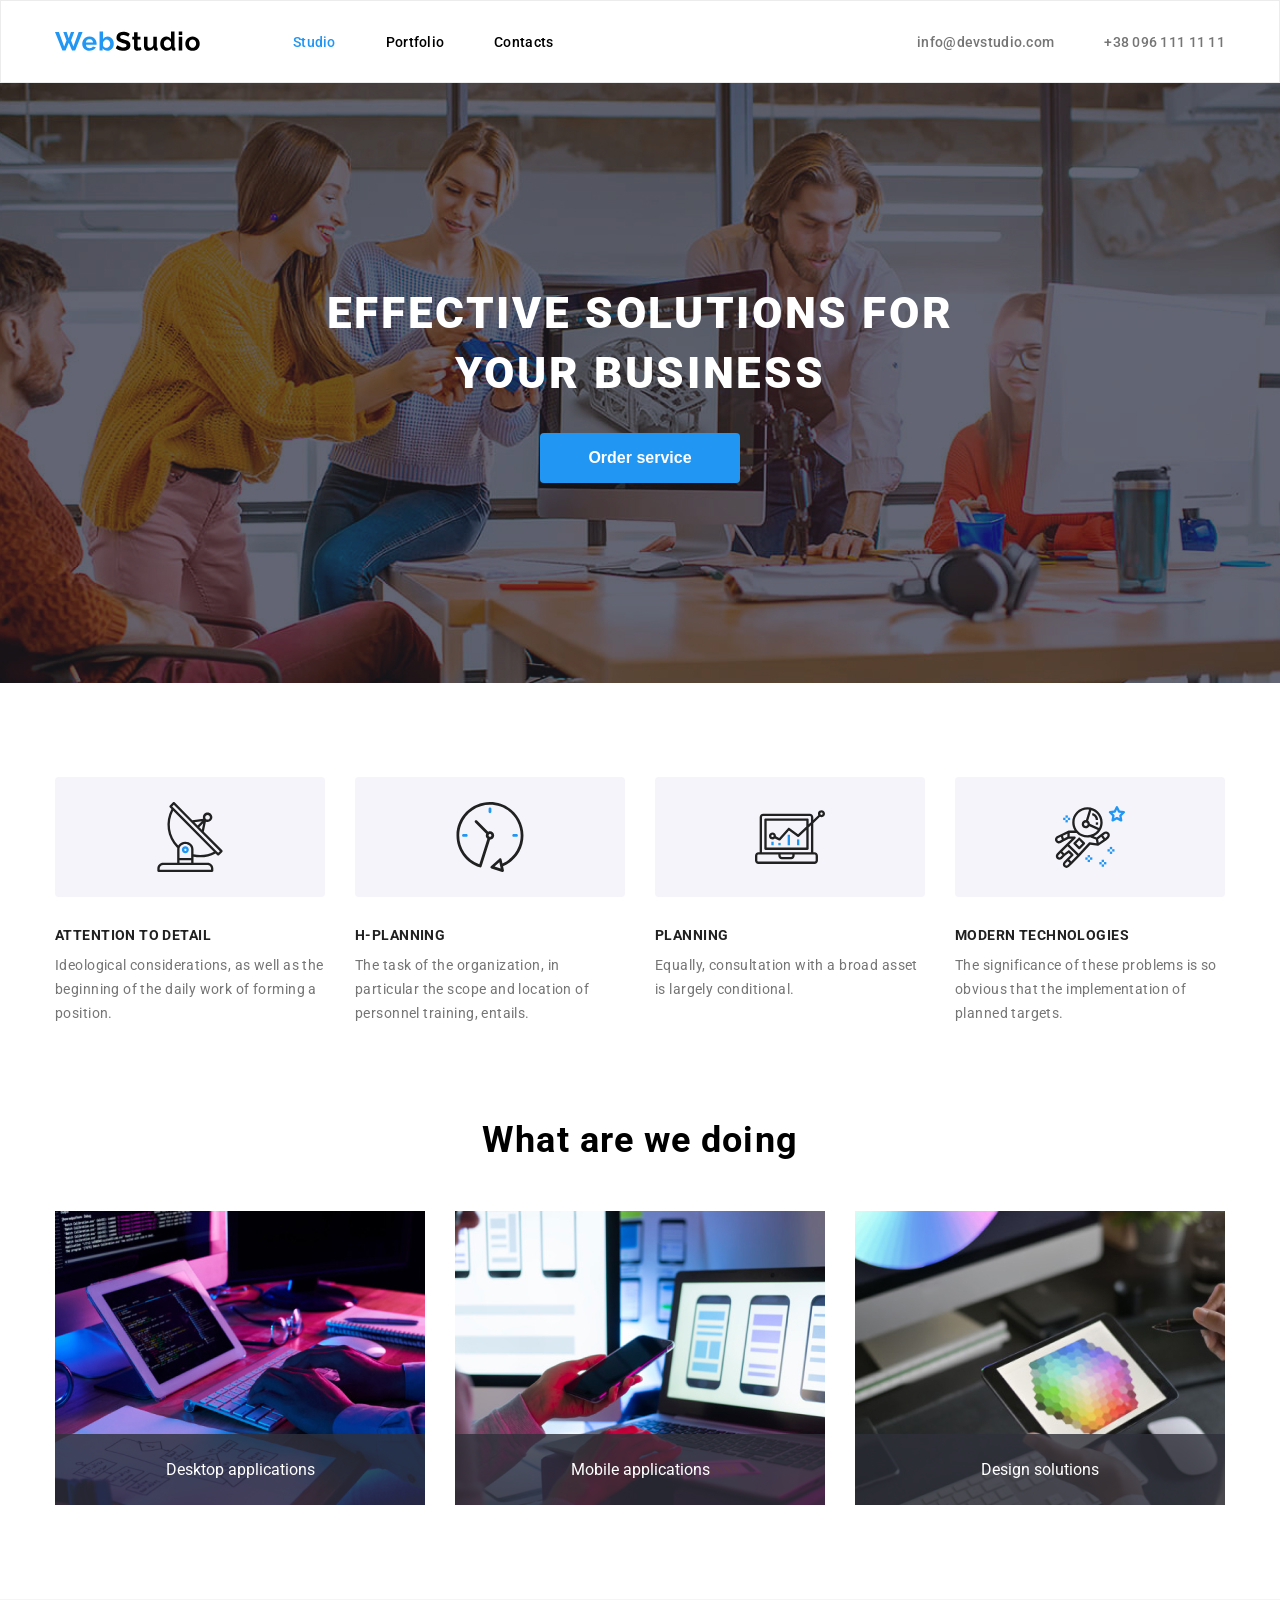
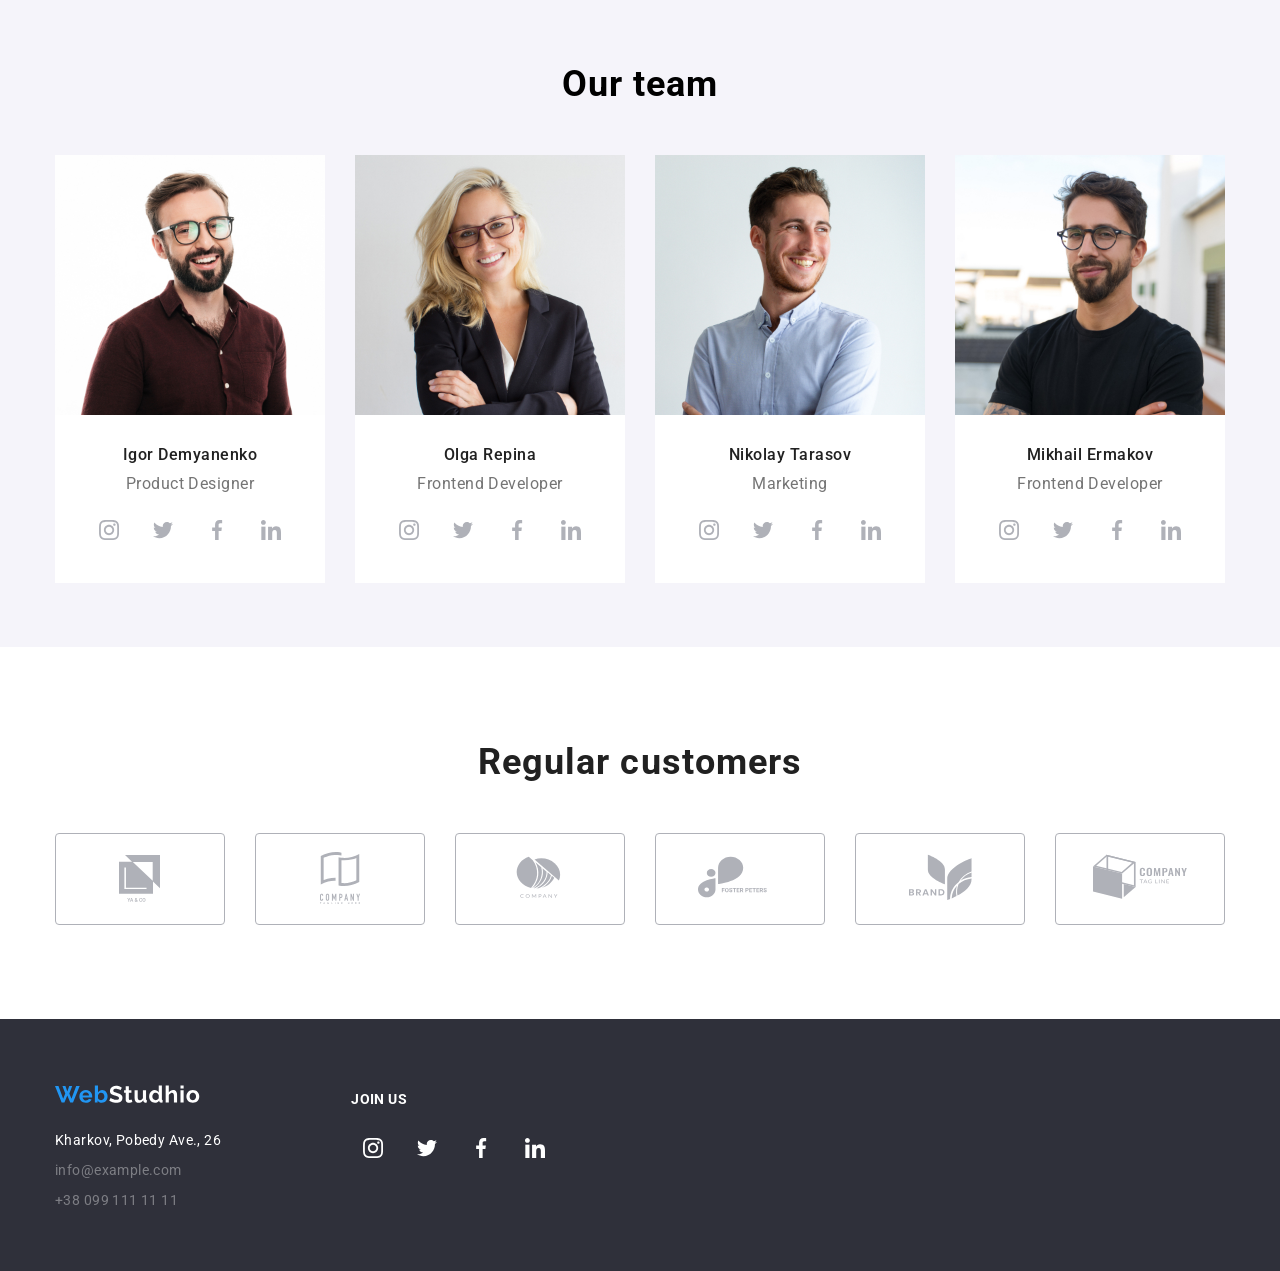
<file: index.html>
<!DOCTYPE html>
<html lang="en">
<head>
    <meta charset="UTF-8">
    <meta name="viewport" content="width=device-width, initial-scale=1.0">
    <link rel="stylesheet" href="css/style.css">
    <title>WebStudio</title> 
</head>
<body>
    <header class="header">
    <div class="container">
        <div class="header-container">
            <a href="index.html" class="header-logo">
                <img src="img/WebStudio.svg" alt="WebStudio" width="145" height="31">
            </a>
            <nav>
                <ul class="header-nav">
                <li><a href="index.html" class="header-link active">Studio</a></li>
                <li><a href="portfolio.html" class="header-link">Portfolio</a></li>
                <li><a href="#" class="header-link">Contacts</a></li>
                </ul>
            </nav>
            <nav class="header-contact">
                <ul class="contact-flex">
                <li><a href="mailto:info@devstudio.com" class="contact">info@devstudio.com</a></li>
                <li><a href="tel:380961111111" class="contact">+38 096 111 11 11</a></li>
                </ul>
            </nav>
            <div class="header-burger">
                <span></span>
            </div>
        </div>
    </div>
    </header>
    <main>
        <section class="hero">
            <div class="container hero-container">
            <h1 class="main-title">Effective solutions for your business</h1>
            <button class="button">Order service</button>
            </div>
        </section>
        <section class="advan">
            <div class="container">
                <div class="advan-container">
                <div class="description"><div class="advan-text before1"><h2>Attention to detail</h2><p>Ideological considerations, as well as the beginning of the daily work of forming a position.</p></div></div>
                <div class="description"><div class="advan-text before2"><h2>h-Planning</h2><p>The task of the organization, in particular the scope and location of personnel training, entails.</p></div></div>
                <div class="description"><div class="advan-text before3"><h2>Planning</h2><p>Equally, consultation with a broad asset is largely conditional.</p></div></div>
                <div class="description"><div class="advan-text before4"><h2>Modern technologies</h2><p>The significance of these problems is so obvious that the implementation of planned targets.</p></div></div>
                </div>
            </div>
        </section>
        <section class="activity">
            <div class="container">
            <h2 class="title">What are we doing</h2>
            <div class="activity-container">
                <div class="act-img-container"><img src="img/box1.jpg" alt="black-tablet" width="370" height="294"><div class="act-img-description">Desktop applications</div></div>
                <div class="act-img-container"><img src="img/box2.jpg" alt="laptop" width="370" height="294"><div class="act-img-description">Mobile applications</div></div>
                <div class="act-img-container"><img src="img/box3.jpg" alt="color-tablet" width="370" height="294"><div class="act-img-description">Design solutions</div></div>
            </div>
            </div>
        </section>
        <section class="team">
            <div class="container">
            <h2 class="title">Our team</h2>
            <div class="team-container">
                <article class="person"><img src="img/img.jpg" alt="Igor" width="270" height="260"><div class="person-title"><h3>Igor Demyanenko</h3><p>Product Designer</p></div>
                    <div><ul class="svg-icon"><li class="hover-li"><a href="#" class="svg-a"><svg class="svg-style"><use href="/img/sprite.svg#instagram"></use></svg></a></li>
                        <li class="hover-li"><a href="#" class="svg-a"><svg class="svg-style"><use href="/img/sprite.svg#twitter"></use></svg></a></li>
                        <li class="hover-li"><a href="#" class="svg-a"><svg class="svg-style"><use href="/img/sprite.svg#facebook"></use></svg></a></li>
                        <li class="hover-li"><a href="#" class="svg-a"><svg class="svg-style"><use href="/img/sprite.svg#linkedin"></use></svg></a></li>
                    </ul></div></article>
                <article class="person"><img src="img/img(1).jpg" alt="Olga" width="270" height="260"><div class="person-title"><h3>Olga Repina</h3><p>Frontend Developer</p></div>
                    <div><ul class="svg-icon"><li class="hover-li"><a href="#" class="svg-a"><svg class="svg-style"><use href="/img/sprite.svg#instagram"></use></svg></a></li>
                        <li class="hover-li"><a href="#" class="svg-a"><svg class="svg-style"><use href="/img/sprite.svg#twitter"></use></svg></a></li>
                        <li class="hover-li"><a href="#" class="svg-a"><svg class="svg-style"><use href="/img/sprite.svg#facebook"></use></svg></a></li>
                        <li class="hover-li"><a href="#" class="svg-a"><svg class="svg-style"><use href="/img/sprite.svg#linkedin"></use></svg></a></li>
                    </ul></div></article>
                <article class="person"><img src="img/img(2).jpg" alt="Nikolay" width="270" height="260"><div class="person-title"><h3>Nikolay Tarasov</h3><p>Marketing</p></div>
                    <div><ul class="svg-icon"><li class="hover-li"><a href="#" class="svg-a"><svg class="svg-style"><use href="/img/sprite.svg#instagram"></use></svg></a></li>
                        <li class="hover-li"><a href="#" class="svg-a"><svg class="svg-style"><use href="/img/sprite.svg#twitter"></use></svg></a></li>
                        <li class="hover-li"><a href="#" class="svg-a"><svg class="svg-style"><use href="/img/sprite.svg#facebook"></use></svg></a></li>
                        <li class="hover-li"><a href="#" class="svg-a"><svg class="svg-style"><use href="/img/sprite.svg#linkedin"></use></svg></a></li>
                    </ul></div></article>
                <article class="person"><img src="img/img(3).jpg" alt="Mikhail" width="270" height="260"><div class="person-title"><h3>Mikhail Ermakov</h3><p>Frontend Developer</p></div>
                    <div><ul class="svg-icon"><li class="hover-li"><a href="#" class="svg-a"><svg class="svg-style"><use href="/img/sprite.svg#instagram"></use></svg></a></li>
                        <li class="hover-li"><a href="#" class="svg-a"><svg class="svg-style"><use href="/img/sprite.svg#twitter"></use></svg></a></li>
                        <li class="hover-li"><a href="#" class="svg-a"><svg class="svg-style"><use href="/img/sprite.svg#facebook"></use></svg></a></li>
                        <li class="hover-li"><a href="#" class="svg-a"><svg class="svg-style"><use href="/img/sprite.svg#linkedin"></use></svg></a></li>
                    </ul></div></article>
            </div>
            </div>
        </section>
        <section class="customers">
            <div class="container">
                <div class="list-container">
                    <h3>Regular customers</h3>
                    <ul class="customers-list">
                        <li class="customers-item"><a href="#"><svg class="csvg"><use href="#clogo1"></use></svg></a></li>
                        <li class="customers-item"><a href="#"><svg class="csvg"><use href="#clogo2"></use></svg></a></li>
                        <li class="customers-item"><a href="#"><svg class="csvg"><use href="#clogo3"></use></svg></a></li>
                        <li class="customers-item"><a href="#"><svg class="csvg"><use href="#clogo4"></use></svg></a></li>
                        <li class="customers-item"><a href="#"><svg class="csvg"><use href="#clogo5"></use></svg></a></li>
                        <li class="customers-item"><a href="#"><svg class="csvg"><use href="#clogo6"></use></svg></a></li>
                    </ul>
                </div>
            </div>
        </section>
    </main>
    <footer class="footer">
        <div class="container footer-flex">
            <div class="footer-flex-adapt">
            <a href="index.html">
                <img class="footer-logo" src="img/WebStudhio.svg" alt="WebStudhio" width="145" height="31">
            </a>
            <ul class="footer-list">
            <li class="adress">Kharkov, Pobedy Ave., 26</li>
            <li><a class="footer-contact" href="mailto:info@example.com">info@example.com</a></li>
            <li><a class="footer-contact" href="tel:380991111111">+38 099 111 11 11</a></li>
            </ul>
            </div>
            <div class="join">
            <h3>join us</h3>
            <div><ul class="svg-icon"><li class="hover-li"><a href="#" class="svg-a"><svg class="svg-style footer-svg"><use href="/img/sprite.svg#instagram"></use></svg></a></li>
                        <li class="hover-li"><a href="#" class="svg-a"><svg class="svg-style footer-svg"><use href="/img/sprite.svg#twitter"></use></svg></a></li>
                        <li class="hover-li"><a href="#" class="svg-a"><svg class="svg-style footer-svg"><use href="/img/sprite.svg#facebook"></use></svg></a></li>
                        <li class="hover-li"><a href="#" class="svg-a"><svg class="svg-style footer-svg"><use href="/img/sprite.svg#linkedin"></use></svg></a></li>
                    </ul></div>
        </div>
        </div>
    </footer>
    <svg xmlns="http://www.w3.org/2000/svg" class="svg-hiden">
        <symbol viewBox="0 0 106 60" fill="none" id="clogo1">
<path fill-rule="evenodd" clip-rule="evenodd" d="M38 7L45.0078 13.6341L32 13.6265V45.8137H66V33.507L73 40.1338V7H38ZM65.6924 32.7283L45.8226 13.918H65.6924V32.7283ZM59.5231 41.1055H37.3801V19.4579H38.9453V39.6397H59.5231V41.1055ZM42.6089 50.0991L41.791 51.7837L40.9731 50.0991H40.2871L41.481 52.3452V53.6538H42.1011V52.3452L43.2925 50.0991H42.6089ZM43.6367 53.6538L43.9248 52.8262H45.3018L45.5923 53.6538H46.2368L44.8916 50.0991H44.3374L42.9946 53.6538H43.6367ZM44.6133 50.8535L45.1284 52.3281H44.0981L44.6133 50.8535ZM47.8701 52.2427C47.7806 52.3794 47.7358 52.5299 47.7358 52.6943C47.7358 52.9938 47.8408 53.2371 48.0508 53.4243C48.2624 53.6099 48.5439 53.7026 48.8955 53.7026C49.2471 53.7026 49.5498 53.6074 49.8037 53.417L50.0039 53.6538H50.6924L50.1699 53.0361C50.375 52.7562 50.4775 52.3973 50.4775 51.9595H49.9624C49.9624 52.1987 49.9128 52.416 49.8135 52.6113L49.1274 51.8008L49.3691 51.625C49.54 51.5013 49.6629 51.3776 49.7378 51.2539C49.8127 51.1286 49.8501 50.9919 49.8501 50.8438C49.8501 50.6191 49.7671 50.4312 49.6011 50.2798C49.4367 50.1268 49.2251 50.0503 48.9663 50.0503C48.6798 50.0503 48.452 50.1317 48.2827 50.2944C48.1134 50.4556 48.0288 50.6753 48.0288 50.9536C48.0288 51.0675 48.0557 51.1855 48.1094 51.3076C48.1647 51.4297 48.2616 51.5778 48.3999 51.752C48.1362 51.9408 47.9596 52.1043 47.8701 52.2427ZM49.4741 53.0288C49.3 53.1623 49.1128 53.229 48.9126 53.229C48.7352 53.229 48.5936 53.1777 48.4878 53.0752C48.382 52.9727 48.3291 52.8392 48.3291 52.6748C48.3291 52.4844 48.4268 52.3151 48.6221 52.167L48.6978 52.1133L49.4741 53.0288ZM48.8369 51.4541C48.6693 51.2474 48.5854 51.0757 48.5854 50.939C48.5854 50.8201 48.6196 50.7217 48.688 50.6436C48.7563 50.5654 48.8483 50.5264 48.9639 50.5264C49.0713 50.5264 49.16 50.5597 49.23 50.6265C49.3 50.6916 49.335 50.7705 49.335 50.8633C49.335 51.0033 49.2845 51.118 49.1836 51.2075L49.1079 51.2686L48.8369 51.4541ZM54.623 53.3853C54.8672 53.172 55.0072 52.8758 55.043 52.4966H54.4277C54.3952 52.7505 54.3179 52.932 54.1958 53.041C54.0737 53.1501 53.8914 53.2046 53.6489 53.2046C53.3836 53.2046 53.1818 53.1037 53.0435 52.9019C52.9067 52.7 52.8384 52.4071 52.8384 52.0229V51.708C52.8416 51.3288 52.9149 51.0415 53.0581 50.8462C53.203 50.6493 53.4097 50.5508 53.6782 50.5508C53.9093 50.5508 54.0843 50.6077 54.2031 50.7217C54.3236 50.834 54.3984 51.0179 54.4277 51.2734H55.043C55.0039 50.8844 54.8647 50.5833 54.6255 50.3701C54.3862 50.1569 54.0705 50.0503 53.6782 50.0503C53.3869 50.0503 53.1297 50.1195 52.9067 50.2578C52.6854 50.3962 52.5153 50.5931 52.3965 50.8486C52.2777 51.1042 52.2183 51.3996 52.2183 51.7349V52.0669C52.2231 52.394 52.2842 52.6813 52.4014 52.9287C52.5186 53.1761 52.6846 53.3674 52.8994 53.5024C53.1159 53.6359 53.3657 53.7026 53.6489 53.7026C54.0542 53.7026 54.3789 53.5968 54.623 53.3853ZM58.2534 52.8872C58.3739 52.6235 58.4341 52.3175 58.4341 51.9692V51.7715C58.4325 51.4248 58.3706 51.1213 58.2485 50.8608C58.1265 50.5988 57.9531 50.3986 57.7285 50.2603C57.5055 50.1203 57.2492 50.0503 56.9595 50.0503C56.6698 50.0503 56.4126 50.1211 56.188 50.2627C55.965 50.4027 55.7917 50.6053 55.668 50.8706C55.5459 51.1359 55.4849 51.4419 55.4849 51.7886V51.9888C55.4865 52.3289 55.5483 52.6292 55.6704 52.8896C55.7941 53.1501 55.9683 53.3511 56.1929 53.4927C56.4191 53.6326 56.6763 53.7026 56.9644 53.7026C57.2557 53.7026 57.5129 53.6326 57.7358 53.4927C57.9604 53.3511 58.133 53.1493 58.2534 52.8872ZM57.5918 50.8779C57.7415 51.0879 57.8164 51.3898 57.8164 51.7837V51.9692C57.8164 52.3696 57.7423 52.674 57.5942 52.8823C57.4478 53.0907 57.2378 53.1948 56.9644 53.1948C56.6942 53.1948 56.4826 53.0882 56.3296 52.875C56.1782 52.6618 56.1025 52.3599 56.1025 51.9692V51.7642C56.1058 51.3817 56.1823 51.0863 56.332 50.8779C56.4834 50.668 56.6925 50.563 56.9595 50.563C57.2329 50.563 57.4437 50.668 57.5918 50.8779Z" fill="currentColor"/>
        </symbol>
<symbol viewBox="0 0 106 60" fill="none" id="clogo2">
<path fill-rule="evenodd" clip-rule="evenodd" d="M50.1136 6.93452H49.977C49.7671 6.92181 49.5571 6.91672 49.3471 6.91163H49.3471H49.3269H48.8918C48.4946 6.91163 48.0898 6.92181 47.6876 6.94215C47.6573 6.93994 47.6269 6.93994 47.5966 6.94215C43.9522 7.14863 40.3817 8.05951 37.0805 9.62492L36.6479 9.83344V31.9746L37.6598 31.6313C38.5477 31.3261 39.4938 31.0515 40.4728 30.7972C43.1193 30.1178 45.8367 29.7567 48.568 29.7216V32.6306C48.2062 32.6332 47.8546 32.6434 47.503 32.6612H47.4195C45.3175 32.7765 43.2317 33.0967 41.1913 33.6173C38.6072 34.2643 36.1143 35.2357 33.7716 36.5086V8.11189C36.2047 6.69275 38.8253 5.62687 41.5556 4.94596C43.9527 4.32705 46.4169 4.00931 48.8918 4H49.3193C49.8303 4.01271 50.3287 4.0356 50.7967 4.0712C52.0297 4.15778 53.2528 4.35263 54.4521 4.65353V7.51685C53.2874 7.24551 52.1032 7.06695 50.9105 6.98284C50.8863 6.98079 50.8621 6.97872 50.8379 6.97666C50.5911 6.95561 50.344 6.93452 50.1136 6.93452ZM55.1528 9.86138C55.7877 9.9097 56.4455 9.93259 57.1108 9.93259C59.7125 9.92307 62.3031 9.59083 64.8239 8.94339C67.4068 8.29396 69.8986 7.32178 72.2411 6.04956V33.9402C69.8067 35.3585 67.1853 36.4243 64.4546 37.1061C62.0571 37.7227 59.5931 38.0395 57.1184 38.0496C55.2433 38.0647 53.3737 37.8443 51.553 37.3935V9.32229C51.983 9.42146 52.4257 9.51301 52.876 9.58929C53.6147 9.7139 54.3939 9.80544 55.1528 9.86138ZM69.3471 10.0775L68.3352 10.4183C67.4042 10.7311 66.4657 11.0108 65.5221 11.26C62.7749 11.966 59.9514 12.3281 57.1158 12.3382C56.4556 12.3382 55.8485 12.3204 55.2616 12.2822L54.4546 12.2288V32.3178V35.0057L55.1477 35.0667C55.7903 35.1227 56.4531 35.1506 57.1209 35.1506C59.3544 35.1412 61.5781 34.8533 63.7412 34.2937C65.5223 33.8469 67.2552 33.2243 68.9145 32.4348L69.3471 32.2263V10.0775Z" fill="currentColor"/>
<path d="M35.7371 46.212C35.5917 46.0611 35.4163 45.9427 35.2224 45.8642C35.0284 45.7858 34.8203 45.7492 34.6114 45.7568C34.3888 45.7539 34.1678 45.7954 33.9613 45.8789C33.7719 45.9543 33.5998 46.0677 33.4553 46.212C33.3125 46.3568 33.2013 46.5301 33.129 46.7206C33.0497 46.9203 33.0101 47.1337 33.0126 47.3487V51.1427C33.0036 51.4101 33.0546 51.676 33.1619 51.9209C33.2514 52.1153 33.3807 52.2886 33.5413 52.4294C33.693 52.5571 33.871 52.6492 34.0625 52.699C34.2469 52.7508 34.4376 52.7774 34.6291 52.7778C34.8404 52.7799 35.0495 52.7348 35.2413 52.6456C35.4309 52.5626 35.6028 52.4434 35.7473 52.2947C35.8881 52.1473 36.0005 51.9748 36.0786 51.7861C36.1597 51.5948 36.201 51.3888 36.2001 51.1809V50.7562H35.2084V51.0944C35.2114 51.2099 35.1916 51.3248 35.1502 51.4326C35.1179 51.5134 35.0688 51.5862 35.006 51.6462C34.9446 51.6959 34.8742 51.733 34.7986 51.7556C34.7316 51.7779 34.6617 51.7899 34.5912 51.7912C34.5026 51.8015 34.413 51.7881 34.3312 51.7524C34.2495 51.7166 34.1786 51.6599 34.1257 51.5877C34.0322 51.4353 33.9864 51.2581 33.9942 51.0792V47.542C33.988 47.3458 34.0297 47.1511 34.1156 46.9749C34.1671 46.8948 34.2399 46.8309 34.3258 46.7904C34.4117 46.75 34.5071 46.7346 34.6013 46.746C34.6868 46.743 34.7717 46.7608 34.8488 46.798C34.9259 46.8352 34.9929 46.8907 35.044 46.9596C35.155 47.1053 35.213 47.2848 35.2084 47.4682V47.7963H36.19V47.4097C36.1919 47.1827 36.1507 46.9575 36.0685 46.746C35.9953 46.5473 35.8825 46.3656 35.7371 46.212Z" fill="currentColor"/>
<path d="M41.6289 46.169C41.3127 45.902 40.9136 45.7545 40.5007 45.752C40.2987 45.7528 40.0984 45.7889 39.9087 45.8588C39.7161 45.9278 39.5384 46.0331 39.3851 46.169C39.2208 46.3167 39.0897 46.4978 39.0005 46.7005C38.9006 46.9322 38.8515 47.1828 38.8563 47.4354V51.0743C38.8495 51.3302 38.8987 51.5846 39.0005 51.8193C39.0903 52.015 39.2215 52.1886 39.3851 52.3279C39.5367 52.4687 39.7147 52.5776 39.9087 52.6483C40.0984 52.7181 40.2987 52.7543 40.5007 52.7551C40.7027 52.7547 40.9031 52.7186 41.0926 52.6483C41.29 52.5766 41.4719 52.4679 41.6289 52.3279C41.7871 52.186 41.9145 52.0129 42.0033 51.8193C42.1051 51.5846 42.1544 51.3302 42.1475 51.0743V47.4354C42.1524 47.1828 42.1032 46.9322 42.0033 46.7005C41.9151 46.5 41.7878 46.3193 41.6289 46.169ZM41.166 51.0743C41.1743 51.1713 41.1609 51.2689 41.1268 51.36C41.0926 51.4511 41.0386 51.5333 40.9687 51.6007C40.8377 51.7105 40.6725 51.7707 40.5019 51.7707C40.3313 51.7707 40.1662 51.7105 40.0352 51.6007C39.9652 51.5333 39.9112 51.4511 39.8771 51.36C39.8429 51.2689 39.8295 51.1713 39.8379 51.0743V47.4354C39.8295 47.3384 39.8429 47.2407 39.8771 47.1496C39.9112 47.0585 39.9652 46.9763 40.0352 46.909C40.1662 46.7991 40.3313 46.739 40.5019 46.739C40.6725 46.739 40.8377 46.7991 40.9687 46.909C41.0386 46.9763 41.0926 47.0585 41.1268 47.1496C41.1609 47.2407 41.1743 47.3384 41.166 47.4354V51.0743Z" fill="currentColor"/>
<path d="M49.3673 52.6993V45.8105H48.4136L47.1614 49.4571H47.1437L45.8813 45.8105H44.9377V52.6993H45.9218V48.5086H45.9395L46.9033 51.4711H47.3941L48.3655 48.5086H48.3832V52.6993H49.3673Z" fill="currentColor"/>
<path d="M54.9581 46.294C54.8065 46.124 54.6153 45.9947 54.4015 45.9177C54.1712 45.8428 53.9302 45.8067 53.6881 45.8109H52.226V52.6996H53.2075V50.0092H53.7134C54.0197 50.0232 54.3244 49.9584 54.5988 49.8211C54.822 49.6971 55.0081 49.5154 55.1377 49.2947C55.2512 49.1114 55.3277 48.9075 55.3628 48.6945C55.4014 48.4353 55.4192 48.1734 55.4159 47.9113C55.4255 47.5805 55.3932 47.2498 55.3198 46.9272C55.2543 46.6888 55.1299 46.471 54.9581 46.294ZM54.4521 48.3945C54.4479 48.5192 54.4168 48.6415 54.361 48.753C54.3049 48.859 54.2162 48.9437 54.1081 48.9946C53.9627 49.0596 53.8041 49.0892 53.6451 49.0811H53.1974V46.739H53.7033C53.8557 46.7316 54.0075 46.7612 54.146 46.8255C54.2475 46.8837 54.3281 46.9727 54.3762 47.0798C54.4299 47.2008 54.4591 47.3313 54.4622 47.4638C54.4622 47.6087 54.4622 47.7613 54.4622 47.9215C54.4622 48.0817 54.4723 48.247 54.4622 48.3945H54.4521Z" fill="currentColor"/>
<path d="M59.6077 45.8105H58.8032L57.2854 52.6993H58.2669L58.5553 51.2193H59.8935L60.1819 52.6993H61.1635L59.6077 45.8105ZM58.702 50.281L59.1852 47.7838H59.2029L59.6836 50.281H58.702Z" fill="currentColor"/>
<path d="M65.9497 49.9606H65.932L64.4496 45.8105H63.506V52.6993H64.4875V48.5569H64.5078L66.0079 52.6993H66.9312V45.8105H65.9497V49.9606Z" fill="currentColor"/>
<path d="M71.9476 45.8105L71.1583 48.5493H71.1381L70.3488 45.8105H69.3091L70.6574 49.7877V52.6993H71.639V49.7877L72.9873 45.8105H71.9476Z" fill="currentColor"/>
<path d="M33 54.6442H33.4731V55.9716H33.7943V54.6442H34.2649V54.3721H33V54.6442Z" fill="currentColor"/>
<path d="M36.9767 54.3721L36.3569 55.9716H36.6984L36.83 55.6079H37.4675L37.6041 55.9716H37.9532L37.3182 54.3721H36.9767ZM36.9261 55.3384L37.1437 54.7459L37.3612 55.3384H36.9261Z" fill="currentColor"/>
<path d="M40.9079 55.3821H41.2773V55.5881C41.1694 55.6746 41.0358 55.722 40.8978 55.7229C40.8333 55.7265 40.7689 55.7145 40.7099 55.688C40.6509 55.6614 40.5991 55.6211 40.5588 55.5703C40.474 55.4485 40.4322 55.3017 40.4399 55.1533C40.4399 54.7973 40.5942 54.6193 40.9003 54.6193C40.9809 54.6112 41.0617 54.6325 41.128 54.6791C41.1944 54.7257 41.2419 54.7947 41.2621 54.8735L41.5783 54.8125C41.51 54.4997 41.2849 54.3421 40.9003 54.3421C40.6947 54.3366 40.4947 54.4103 40.3413 54.5481C40.2607 54.6276 40.1983 54.7239 40.1586 54.8302C40.1188 54.9365 40.1026 55.0502 40.1111 55.1634C40.1017 55.3823 40.1749 55.5966 40.316 55.7636C40.3943 55.8444 40.4892 55.9071 40.594 55.9475C40.6988 55.9879 40.8111 56.0049 40.9231 55.9975C41.1734 56.0045 41.4165 55.9133 41.6011 55.7432V55.1126H40.9079V55.3821Z" fill="currentColor"/>
<path d="M44.9226 54.3721H44.5988V55.9716H45.7194V55.6995H44.9226V54.3721Z" fill="currentColor"/>
<path d="M48.3175 54.3721H47.9937V55.9716H48.3175V54.3721Z" fill="currentColor"/>
<path d="M51.6365 55.4401L50.9813 54.3721H50.6676V55.9716H50.9686V54.9264L51.6112 55.9716H51.9325V54.3721H51.6365V55.4401Z" fill="currentColor"/>
<path d="M54.6368 55.2672H55.4337V54.9951H54.6368V54.6442H55.4944V54.3721H54.313V55.9716H55.5273V55.6995H54.6368V55.2672Z" fill="currentColor"/>
<path d="M61.9122 55.0027H61.2823V54.3721H60.9611V55.9716H61.2823V55.2723H61.9122V55.9716H62.2335V54.3721H61.9122V55.0027Z" fill="currentColor"/>
<path d="M64.9302 55.2672H65.7296V54.9951H64.9302V54.6442H65.7903V54.3721H64.6089V55.9716H65.8206V55.6995H64.9302V55.2672Z" fill="currentColor"/>
<path d="M69.0233 55.2674C69.3015 55.2241 69.4432 55.0766 69.4432 54.8224C69.4513 54.7543 69.441 54.6854 69.4134 54.6227C69.3858 54.5601 69.3419 54.5061 69.2863 54.4663C69.1415 54.3936 68.9799 54.3611 68.8183 54.3723H68.1404V55.9717H68.4617V55.303H68.5249C68.5934 55.2987 68.6619 55.3109 68.7247 55.3386C68.7717 55.3675 68.8108 55.4077 68.8386 55.4555L69.1877 55.9641H69.5722L69.3774 55.6513C69.2913 55.4969 69.1699 55.3653 69.0233 55.2674ZM68.6994 55.0461H68.4617V54.6444H68.7146C68.8248 54.6354 68.9357 54.6484 69.041 54.6825C69.0644 54.7031 69.0828 54.7288 69.095 54.7576C69.1072 54.7865 69.1127 54.8176 69.1113 54.8489C69.1098 54.8802 69.1014 54.9107 69.0866 54.9382C69.0718 54.9658 69.051 54.9896 69.0258 55.008C68.9202 55.0404 68.8096 55.0533 68.6994 55.0461Z" fill="currentColor"/>
<path d="M72.1096 55.2672H72.9064V54.9951H72.1096V54.6442H72.9697V54.3721H71.7858V55.9716H73V55.6995H72.1096V55.2672Z" fill="currentColor"/>
</symbol>
<symbol viewBox="0 0 106 60" fill="none" id="clogo3">
<path d="M36.4063 49.1018C36.4222 49.1022 36.4379 49.1053 36.4524 49.111C36.4669 49.1167 36.4799 49.1248 36.4908 49.135L36.7089 49.3435C36.5396 49.5122 36.3304 49.6472 36.0955 49.7391C35.8204 49.8395 35.5239 49.8879 35.2257 49.8813C34.9455 49.8863 34.6671 49.8411 34.4078 49.7486C34.1739 49.6636 33.9638 49.536 33.7916 49.3743C33.6159 49.2065 33.4805 49.01 33.3935 48.7962C33.2982 48.5578 33.2512 48.3069 33.2545 48.0546C33.2506 47.8007 33.3015 47.5483 33.4044 47.3107C33.4997 47.0955 33.6433 46.8989 33.827 46.7326C34.0132 46.5694 34.2359 46.4412 34.4814 46.3558C34.7499 46.2654 35.0359 46.2203 35.3239 46.2232C35.5914 46.2175 35.8575 46.2586 36.1064 46.344C36.3223 46.4254 36.5206 46.5384 36.6926 46.6781L36.5099 46.9008C36.4973 46.9165 36.4816 46.9301 36.4635 46.941C36.442 46.9539 36.4159 46.9598 36.3899 46.9576C36.3616 46.9559 36.3343 46.9478 36.3109 46.9339L36.2127 46.8747L36.0764 46.7989C36.0175 46.7707 35.9565 46.7462 35.8937 46.7255C35.8128 46.7003 35.7299 46.6805 35.6456 46.6662C35.5386 46.6491 35.4299 46.6412 35.3211 46.6425C35.1138 46.6403 34.908 46.6741 34.7159 46.742C34.5367 46.805 34.375 46.9003 34.2415 47.0216C34.1055 47.1507 34.0007 47.3021 33.9334 47.467C33.8566 47.6556 33.8187 47.8545 33.8216 48.0546C33.8183 48.2578 33.8561 48.4598 33.9334 48.6516C33.9999 48.8151 34.1027 48.9656 34.236 49.0947C34.3609 49.215 34.5157 49.309 34.6886 49.3695C34.8666 49.4336 35.0576 49.4659 35.2503 49.4643C35.3615 49.4658 35.4728 49.4594 35.5829 49.4453C35.7627 49.4263 35.9351 49.372 36.0873 49.2866C36.1636 49.2429 36.2356 49.1937 36.3027 49.1397C36.3307 49.1165 36.3676 49.103 36.4063 49.1018Z" fill="currentColor"/>
<path d="M42.7044 48.0537C42.7078 48.3051 42.6579 48.5548 42.5572 48.7905C42.4684 49.0042 42.3284 49.1992 42.1465 49.3625C41.9646 49.5259 41.745 49.6539 41.5021 49.7381C40.9683 49.915 40.3782 49.915 39.8444 49.7381C39.603 49.6526 39.3848 49.5243 39.2037 49.3614C39.0219 49.1951 38.8809 48.9984 38.7893 48.7834C38.5929 48.3062 38.5929 47.7846 38.7893 47.3074C38.8823 47.0922 39.0231 46.895 39.2037 46.727C39.3864 46.5693 39.6045 46.4459 39.8444 46.3646C40.3775 46.1845 40.969 46.1845 41.5021 46.3646C41.7443 46.45 41.9634 46.5783 42.1455 46.7412C42.325 46.9059 42.465 47.1 42.5572 47.3122C42.6582 47.5494 42.7081 47.8008 42.7044 48.0537ZM42.1319 48.0537C42.1362 47.8526 42.1011 47.6523 42.0283 47.4614C41.9672 47.2979 41.8679 47.1471 41.7366 47.0184C41.6087 46.8967 41.4513 46.8012 41.2758 46.7389C40.8879 46.6093 40.4586 46.6093 40.0707 46.7389C39.8952 46.8012 39.7378 46.8967 39.6099 47.0184C39.4768 47.1463 39.3764 47.2973 39.3155 47.4614C39.1768 47.8471 39.1768 48.2603 39.3155 48.646C39.377 48.8098 39.4773 48.9607 39.6099 49.089C39.7379 49.2099 39.8953 49.3046 40.0707 49.3661C40.4593 49.4924 40.8872 49.4924 41.2758 49.3661C41.4512 49.3046 41.6086 49.2099 41.7366 49.089C41.8673 48.96 41.9665 48.8093 42.0283 48.646C42.1015 48.4551 42.1365 48.2548 42.1319 48.0537Z" fill="currentColor"/>
<path d="M47.0013 48.6746L47.0586 48.8072C47.0804 48.7599 47.0995 48.7172 47.1213 48.6746C47.1421 48.63 47.1657 48.5865 47.1922 48.5443L48.5854 46.3437C48.6127 46.3058 48.6372 46.2821 48.6645 46.275C48.7015 46.2652 48.7403 46.2612 48.779 46.2632H49.1907V49.8424H48.7026V47.2107C48.7026 47.1775 48.7026 47.1396 48.7026 47.0994C48.7 47.0583 48.7 47.0172 48.7026 46.9762L47.3012 49.2076C47.2834 49.241 47.255 49.2692 47.2192 49.289C47.1834 49.3087 47.1418 49.3191 47.0995 49.3189H47.0204C46.9779 49.3194 46.9362 49.3091 46.9004 49.2894C46.8646 49.2696 46.8362 49.2412 46.8186 49.2076L45.3763 46.962C45.3763 47.0046 45.3763 47.0472 45.3763 47.0899C45.3763 47.1325 45.3763 47.1704 45.3763 47.2036V49.8353H44.9047V46.2632H45.3164C45.355 46.2612 45.3938 46.2652 45.4309 46.275C45.4647 46.2896 45.4916 46.3139 45.5072 46.3437L46.9304 48.5467C46.9584 48.5874 46.9821 48.6302 47.0013 48.6746Z" fill="currentColor"/>
<path d="M52.2444 48.4967V49.8374H51.6991V46.2631H52.9151C53.1446 46.2592 53.3735 46.2856 53.594 46.3412C53.7705 46.3847 53.9341 46.4606 54.0739 46.5639C54.195 46.6607 54.2883 46.7807 54.3465 46.9145C54.4109 47.0603 54.4423 47.2155 54.4392 47.3716C54.4416 47.5284 54.4073 47.6839 54.3383 47.8288C54.2728 47.9659 54.1721 48.0882 54.0439 48.1864C53.904 48.294 53.7395 48.3747 53.5613 48.4233C53.349 48.4822 53.127 48.5103 52.9042 48.5062L52.2444 48.4967ZM52.2444 48.113H52.9042C53.0475 48.1146 53.1902 48.0962 53.3268 48.0585C53.4395 48.0256 53.5433 47.9732 53.6322 47.9046C53.7141 47.839 53.7775 47.758 53.8176 47.6677C53.8622 47.5722 53.8844 47.4699 53.883 47.3669C53.8893 47.2675 53.8707 47.1681 53.8283 47.0757C53.7859 46.9832 53.7208 46.8999 53.6376 46.8315C53.4293 46.6902 53.1677 46.6218 52.9042 46.6397H52.2444V48.113Z" fill="currentColor"/>
<path d="M59.5731 49.8423H59.1423C59.0991 49.8437 59.0566 49.832 59.0223 49.8091C58.9914 49.7868 58.9671 49.7584 58.9514 49.7262L58.5806 48.8615H56.7185L56.334 49.7262C56.3199 49.7578 56.2964 49.7856 56.2659 49.8067C56.2312 49.831 56.1877 49.8436 56.1432 49.8423H55.7124L57.3483 46.2627H57.9154L59.5731 49.8423ZM56.8739 48.5133H58.4116L57.7627 47.0563C57.7131 46.9467 57.6721 46.8343 57.64 46.7199L57.5773 46.9071C57.5582 46.9639 57.5364 47.016 57.5173 47.0587L56.8739 48.5133Z" fill="currentColor"/>
<path d="M61.9288 46.2794C61.9614 46.2949 61.9894 46.3168 62.0106 46.3433L64.3962 49.0416C64.3962 48.9989 64.3962 48.9563 64.3962 48.916C64.3962 48.8758 64.3962 48.8355 64.3962 48.7976V46.2628H64.8843V49.8423H64.6116C64.5729 49.8433 64.5345 49.836 64.4998 49.821C64.4662 49.8039 64.4365 49.7814 64.4126 49.7546L62.0297 47.0587C62.0323 47.0998 62.0323 47.1409 62.0297 47.1819C62.0297 47.2222 62.0297 47.2577 62.0297 47.2909V49.8423H61.5416V46.2628H61.8306C61.8644 46.262 61.8979 46.2676 61.9288 46.2794Z" fill="currentColor"/>
<path d="M68.9031 48.4193V49.8407H68.3578V48.4193L66.8501 46.2635H67.3381C67.3802 46.2614 67.4218 46.2723 67.4554 46.2943C67.4851 46.3173 67.51 46.3446 67.529 46.3749L68.4724 47.7655C68.5105 47.8247 68.5432 47.8792 68.5705 47.9313C68.5978 47.9834 68.6196 48.0332 68.6387 48.0829L68.7096 47.9289C68.736 47.8726 68.767 47.818 68.8023 47.7655L69.732 46.3654C69.7516 46.3375 69.7754 46.312 69.8029 46.2896C69.8352 46.265 69.8772 46.2523 69.9201 46.2541H70.4136L68.9031 48.4193Z" fill="currentColor"/>
<path d="M46.7314 40.2563C46.9686 40.2823 47.2086 40.3036 47.4512 40.3226C51.1301 38.8927 54.2422 36.5525 56.3987 33.5943C58.5552 30.6362 59.6603 27.1914 59.5759 23.6905L55.5216 20.168C56.346 23.8953 55.9604 27.7483 54.408 31.2961C52.8555 34.8438 50.1976 37.9462 46.7314 40.2563Z" fill="currentColor"/>
<path d="M45.2837 40.0929L45.3928 40.1118C49.0966 37.81 51.9205 34.5957 53.4993 30.8845C55.078 27.1733 55.3389 23.1359 54.2483 19.2945L48.4737 14.2773C50.8094 18.4014 51.7495 23.0168 51.1848 27.5868C50.6201 32.1568 48.5737 36.4936 45.2837 40.0929Z" fill="currentColor"/>
<path d="M64.868 27.8271C63.8869 31.6737 61.5042 35.1429 58.0736 37.7195C57.0717 38.4761 55.991 39.1502 54.8455 39.733C57.6389 39.0196 60.2065 37.7584 62.3503 36.0466C64.494 34.3347 66.1567 32.218 67.21 29.8596L64.868 27.8271Z" fill="currentColor"/>
<path d="M63.949 27.2604L60.6146 24.3633C60.5508 27.6664 59.47 30.8944 57.4845 33.7117C55.499 36.5291 52.6813 38.833 49.3242 40.3841H49.3406C50.0887 40.3838 50.8362 40.3451 51.579 40.268C54.7164 39.1554 57.488 37.3853 59.6464 35.1156C61.8049 32.8459 63.283 30.1472 63.949 27.2604Z" fill="currentColor"/>
<path d="M45.7663 12.1612L41.7883 8.7002C38.2322 9.89415 35.1738 11.9931 33.0134 14.7223C30.8529 17.4515 29.6912 20.6838 29.6801 23.9961V23.9961C29.6934 27.6562 31.1113 31.2079 33.7093 34.089C36.3073 36.9702 39.9371 39.0162 44.0241 39.9033C47.6725 36.0412 49.8086 31.269 50.1219 26.28C50.4352 21.291 48.9094 16.3452 45.7663 12.1612Z" fill="currentColor"/>
<path d="M73.1401 26.7277C73.1257 22.3852 71.1339 18.2242 67.5997 15.1535C64.0656 12.0829 59.2764 10.3524 54.2784 10.3399C51.9688 10.3378 49.6789 10.7081 47.5249 11.4319L71.8805 32.593C72.7144 30.7225 73.1415 28.7337 73.1401 26.7277Z" fill="currentColor"/>
</symbol>
<symbol viewBox="0 0 106 60" fill="none" id="clogo4">
<path d="M24.1462 21.1035H24.1433C21.7453 21.1035 19.8013 22.8311 19.8013 24.9622V24.9647C19.8013 27.0958 21.7453 28.8234 24.1433 28.8234H24.1462C26.5442 28.8234 28.4882 27.0958 28.4882 24.9647V24.9622C28.4882 22.8311 26.5442 21.1035 24.1462 21.1035Z" fill="currentColor"/>
<path d="M56.195 19.8695C56.1882 16.9095 54.8623 14.0725 52.5074 11.9792C50.1525 9.88592 46.9604 8.70692 43.6297 8.7002V8.7002C40.298 8.70557 37.1045 9.88398 34.7484 11.9774C32.3922 14.0708 31.0655 16.9087 31.0587 19.8695V36.1924C31.0587 36.1924 56.1922 33.7047 56.195 19.8721V19.8695Z" fill="currentColor"/>
<path d="M11 41.5495C11.006 43.6091 11.9291 45.5828 13.5676 47.0394C15.2061 48.496 17.4267 49.317 19.7442 49.3231C22.0612 49.317 24.2814 48.4963 25.9197 47.0403C27.5581 45.5843 28.4816 43.6112 28.4884 41.552V30.1943C28.4884 30.1943 11 31.9266 11 41.5495ZM19.7442 43.5844C19.2913 43.5844 18.8486 43.4651 18.472 43.2415C18.0955 43.0179 17.802 42.7001 17.6287 42.3282C17.4554 41.9564 17.41 41.5472 17.4984 41.1525C17.5867 40.7577 17.8048 40.3951 18.125 40.1105C18.4453 39.8259 18.8533 39.6321 19.2975 39.5536C19.7416 39.4751 20.202 39.5154 20.6205 39.6694C21.0389 39.8234 21.3965 40.0843 21.6481 40.4189C21.8997 40.7535 22.034 41.147 22.034 41.5495C22.0351 41.8173 21.9767 42.0828 21.8622 42.3306C21.7476 42.5783 21.5791 42.8036 21.3664 42.9933C21.1536 43.1831 20.9008 43.3337 20.6224 43.4364C20.3441 43.5392 20.0456 43.5921 19.7442 43.5921V43.5844Z" fill="currentColor"/>
<path d="M37.4177 42.4639H35.7302V44.207H34.8513V39.9414H37.6287V40.6533H35.7302V41.7549H37.4177V42.4639ZM41.6423 42.1709C41.6423 42.5908 41.5681 42.959 41.4197 43.2754C41.2712 43.5918 41.0583 43.8359 40.781 44.0078C40.5056 44.1797 40.1892 44.2656 39.8318 44.2656C39.4783 44.2656 39.1628 44.1807 38.8855 44.0107C38.6082 43.8408 38.3933 43.5986 38.241 43.2842C38.0886 42.9678 38.0115 42.6045 38.0095 42.1943V41.9834C38.0095 41.5635 38.0847 41.1943 38.2351 40.876C38.3875 40.5557 38.6013 40.3105 38.8767 40.1406C39.1541 39.9688 39.4705 39.8828 39.8259 39.8828C40.1814 39.8828 40.4968 39.9688 40.7722 40.1406C41.0496 40.3105 41.2634 40.5557 41.4138 40.876C41.5662 41.1943 41.6423 41.5625 41.6423 41.9805V42.1709ZM40.7517 41.9775C40.7517 41.5303 40.6716 41.1904 40.5115 40.958C40.3513 40.7256 40.1228 40.6094 39.8259 40.6094C39.531 40.6094 39.3035 40.7246 39.1433 40.9551C38.9832 41.1836 38.9021 41.5195 38.9001 41.9629V42.1709C38.9001 42.6064 38.9802 42.9443 39.1404 43.1846C39.3005 43.4248 39.531 43.5449 39.8318 43.5449C40.1267 43.5449 40.3533 43.4297 40.5115 43.1992C40.6697 42.9668 40.7498 42.6289 40.7517 42.1855V41.9775ZM44.4929 43.0879C44.4929 42.9219 44.4343 42.7949 44.3171 42.707C44.2 42.6172 43.989 42.5234 43.6843 42.4258C43.3796 42.3262 43.1384 42.2285 42.9607 42.1328C42.4763 41.8711 42.2341 41.5186 42.2341 41.0752C42.2341 40.8447 42.2986 40.6396 42.4275 40.46C42.5583 40.2783 42.7449 40.1367 42.9871 40.0352C43.2312 39.9336 43.5046 39.8828 43.8074 39.8828C44.1121 39.8828 44.3835 39.9385 44.6218 40.0498C44.8601 40.1592 45.0447 40.3145 45.1755 40.5156C45.3083 40.7168 45.3748 40.9453 45.3748 41.2012H44.4958C44.4958 41.0059 44.4343 40.8545 44.3113 40.7471C44.1882 40.6377 44.0154 40.583 43.7927 40.583C43.5779 40.583 43.4109 40.6289 43.2917 40.7207C43.1726 40.8105 43.113 40.9297 43.113 41.0781C43.113 41.2168 43.1824 41.333 43.321 41.4268C43.4617 41.5205 43.6677 41.6084 43.9392 41.6904C44.4392 41.8408 44.8035 42.0273 45.032 42.25C45.2605 42.4727 45.3748 42.75 45.3748 43.082C45.3748 43.4512 45.2351 43.7412 44.9558 43.9521C44.6765 44.1611 44.3005 44.2656 43.8279 44.2656C43.4998 44.2656 43.2009 44.2061 42.9314 44.0869C42.6619 43.9658 42.4558 43.8008 42.3132 43.5918C42.1726 43.3828 42.1023 43.1406 42.1023 42.8652H42.9841C42.9841 43.3359 43.2654 43.5713 43.8279 43.5713C44.0369 43.5713 44.2 43.5293 44.3171 43.4453C44.4343 43.3594 44.4929 43.2402 44.4929 43.0879ZM49.1833 40.6533H47.8767V44.207H46.9978V40.6533H45.7087V39.9414H49.1833V40.6533ZM52.2537 42.3584H50.5662V43.501H52.5466V44.207H49.6873V39.9414H52.5408V40.6533H50.5662V41.6699H52.2537V42.3584ZM54.6414 42.6455H53.9412V44.207H53.0623V39.9414H54.6472C55.1511 39.9414 55.5398 40.0537 55.8132 40.2783C56.0867 40.5029 56.2234 40.8203 56.2234 41.2305C56.2234 41.5215 56.1599 41.7646 56.033 41.96C55.908 42.1533 55.7175 42.3076 55.4617 42.4229L56.3845 44.166V44.207H55.4412L54.6414 42.6455ZM53.9412 41.9336H54.6501C54.8708 41.9336 55.0417 41.8779 55.1628 41.7666C55.2839 41.6533 55.3445 41.498 55.3445 41.3008C55.3445 41.0996 55.2869 40.9414 55.1716 40.8262C55.0583 40.7109 54.8835 40.6533 54.6472 40.6533H53.9412V41.9336ZM59.2673 42.7041V44.207H58.3884V39.9414H60.0525C60.3728 39.9414 60.6541 40 60.8962 40.1172C61.1404 40.2344 61.3279 40.4014 61.4587 40.6182C61.5896 40.833 61.655 41.0781 61.655 41.3535C61.655 41.7715 61.5115 42.1016 61.2244 42.3438C60.9392 42.584 60.5437 42.7041 60.0378 42.7041H59.2673ZM59.2673 41.9922H60.0525C60.2849 41.9922 60.4617 41.9375 60.5828 41.8281C60.7058 41.7188 60.7673 41.5625 60.7673 41.3594C60.7673 41.1504 60.7058 40.9814 60.5828 40.8525C60.4597 40.7236 60.2898 40.6572 60.073 40.6533H59.2673V41.9922ZM64.8279 42.3584H63.1404V43.501H65.1208V44.207H62.2615V39.9414H65.115V40.6533H63.1404V41.6699H64.8279V42.3584ZM68.906 40.6533H67.5994V44.207H66.7205V40.6533H65.4314V39.9414H68.906V40.6533ZM71.9763 42.3584H70.2888V43.501H72.2693V44.207H69.4099V39.9414H72.2634V40.6533H70.2888V41.6699H71.9763V42.3584ZM74.364 42.6455H73.6638V44.207H72.7849V39.9414H74.3699C74.8738 39.9414 75.2625 40.0537 75.5359 40.2783C75.8093 40.5029 75.946 40.8203 75.946 41.2305C75.946 41.5215 75.8826 41.7646 75.7556 41.96C75.6306 42.1533 75.4402 42.3076 75.1843 42.4229L76.1072 44.166V44.207H75.1638L74.364 42.6455ZM73.6638 41.9336H74.3728C74.5935 41.9336 74.7644 41.8779 74.8855 41.7666C75.0066 41.6533 75.0671 41.498 75.0671 41.3008C75.0671 41.0996 75.0095 40.9414 74.8943 40.8262C74.781 40.7109 74.6062 40.6533 74.3699 40.6533H73.6638V41.9336ZM78.8289 43.0879C78.8289 42.9219 78.7703 42.7949 78.6531 42.707C78.5359 42.6172 78.325 42.5234 78.0203 42.4258C77.7156 42.3262 77.4744 42.2285 77.2966 42.1328C76.8123 41.8711 76.5701 41.5186 76.5701 41.0752C76.5701 40.8447 76.6345 40.6396 76.7634 40.46C76.8943 40.2783 77.0808 40.1367 77.323 40.0352C77.5671 39.9336 77.8406 39.8828 78.1433 39.8828C78.448 39.8828 78.7195 39.9385 78.9578 40.0498C79.196 40.1592 79.3806 40.3145 79.5115 40.5156C79.6443 40.7168 79.7107 40.9453 79.7107 41.2012H78.8318C78.8318 41.0059 78.7703 40.8545 78.6472 40.7471C78.5242 40.6377 78.3513 40.583 78.1287 40.583C77.9138 40.583 77.7468 40.6289 77.6277 40.7207C77.5085 40.8105 77.449 40.9297 77.449 41.0781C77.449 41.2168 77.5183 41.333 77.657 41.4268C77.7976 41.5205 78.0037 41.6084 78.2751 41.6904C78.7751 41.8408 79.1394 42.0273 79.3679 42.25C79.5964 42.4727 79.7107 42.75 79.7107 43.082C79.7107 43.4512 79.571 43.7412 79.2917 43.9521C79.0125 44.1611 78.6365 44.2656 78.1638 44.2656C77.8357 44.2656 77.5369 44.2061 77.2673 44.0869C76.9978 43.9658 76.7917 43.8008 76.6492 43.5918C76.5085 43.3828 76.4382 43.1406 76.4382 42.8652H77.3201C77.3201 43.3359 77.6013 43.5713 78.1638 43.5713C78.3728 43.5713 78.5359 43.5293 78.6531 43.4453C78.7703 43.3594 78.8289 43.2402 78.8289 43.0879Z" fill="currentColor"/>
</symbol>
<symbol viewBox="0 0 106 60" fill="none" id="clogo5">
<path d="M26.7569 44.7349C27.0006 45.011 27.1304 45.3569 27.1236 45.7118C27.136 45.9434 27.0914 46.1745 26.993 46.3881C26.8947 46.6018 26.7451 46.7924 26.5554 46.9459C26.082 47.2732 25.4956 47.4333 24.9037 47.3966H22V41.2051H24.8442C25.4057 41.1709 25.9626 41.3163 26.42 41.6165C26.6036 41.7572 26.7491 41.9351 26.8448 42.1362C26.9406 42.3372 26.984 42.5559 26.9716 42.7749C26.9883 43.1164 26.8712 43.4522 26.6413 43.7216C26.4206 43.9676 26.1156 44.1382 25.7758 44.2056C26.161 44.2699 26.5087 44.4575 26.7569 44.7349ZM23.3511 43.8003H24.5667C24.843 43.819 25.1174 43.7459 25.3397 43.5946C25.431 43.5188 25.502 43.4249 25.5473 43.32C25.5925 43.2151 25.6108 43.1021 25.6007 42.9896C25.6093 42.8776 25.5906 42.7653 25.5461 42.6607C25.5015 42.5561 25.4322 42.4618 25.343 42.3847C25.1141 42.2291 24.8312 42.1549 24.5469 42.176H23.3511V43.8003ZM25.4587 46.1746C25.5562 46.0971 25.6329 46 25.6828 45.8908C25.7326 45.7817 25.7543 45.6635 25.7461 45.5455C25.7535 45.4261 25.7309 45.3067 25.6799 45.1965C25.6289 45.0864 25.551 44.9885 25.4521 44.9103C25.2142 44.7488 24.9217 44.6696 24.6262 44.6865H23.3511V46.3894H24.6427C24.9334 46.4047 25.2212 46.329 25.4587 46.1746Z" fill="currentColor"/>
<path d="M32.5709 47.3973L30.9886 44.9776H30.394V47.3973H29.033V41.2058H31.6096C32.2591 41.1643 32.9012 41.3527 33.4034 41.7321C33.7635 42.0682 33.9808 42.511 34.0159 42.9807C34.051 43.4504 33.9018 43.9162 33.595 44.294C33.2771 44.6275 32.8428 44.8498 32.3661 44.9231L34.0508 47.3973H32.5709ZM30.394 44.1337H31.5072C32.2802 44.1337 32.6667 43.8212 32.6667 43.1961C32.6746 43.0684 32.6534 42.9407 32.6045 42.8209C32.5556 42.7011 32.48 42.592 32.3826 42.5004C32.1383 42.3144 31.8237 42.2242 31.5072 42.2494H30.3807L30.394 44.1337Z" fill="currentColor"/>
<path d="M40.0101 46.1502H37.298L36.819 47.3963H35.392L37.8827 41.2744H39.4254L41.9063 47.3963H40.4792L40.0101 46.1502ZM39.6467 45.2125L38.6557 42.5992L37.6647 45.2125H39.6467Z" fill="currentColor"/>
<path d="M49.3225 47.3965H47.9714L44.9421 43.1862V47.3965H43.5944V41.2051H44.9421L47.9714 45.4396V41.2051H49.3225V47.3965Z" fill="currentColor"/>
<path d="M57.0326 45.9148C56.7532 46.3822 56.3276 46.7625 55.8103 47.0067C55.2222 47.2786 54.5695 47.4127 53.9109 47.3968H51.506V41.2054H53.9109C54.5684 41.1896 55.2202 41.3204 55.8103 41.5865C56.3275 41.8251 56.7536 42.2016 57.0326 42.6663C57.3107 43.1698 57.4556 43.7262 57.4556 44.2905C57.4556 44.8548 57.3107 45.4112 57.0326 45.9148ZM55.4866 45.7665C55.8722 45.3552 56.0842 44.8311 56.0842 44.289C56.0842 43.7469 55.8722 43.2228 55.4866 42.8115C55.0205 42.4389 54.4127 42.2498 53.7952 42.2852H52.8571V46.2928H53.7952C54.4127 46.3282 55.0205 46.1391 55.4866 45.7665Z" fill="currentColor"/>
<path d="M40.8558 6.7666C40.8558 6.7666 58.2945 12.7947 57.9245 21.5178V36.2721C57.9245 36.2721 40.4991 30.2409 40.8624 21.5178L40.8558 6.7666Z" fill="currentColor"/>
<path d="M73.4603 32.8181C76.7538 30.7428 80.5633 29.4574 84.5399 29.0796V24.4609C79.9579 26.0779 76.0709 29.0098 73.4603 32.8181Z" fill="currentColor"/>
<path d="M71.4816 34.2094C74.1773 29.2395 78.8505 25.4045 84.54 23.493V10.1846C84.54 10.1846 59.705 18.7716 60.2303 31.1938V52.2C60.2303 52.2 61.3369 51.8159 63.0778 51.096C63.0778 50.4246 63.0778 49.747 63.1571 49.0665C63.6711 43.2995 66.6654 37.9554 71.4816 34.2094Z" fill="currentColor"/>
<path d="M69.1197 42.013C69.2502 40.5561 69.5413 39.1151 69.9885 37.7119C66.9896 40.947 65.1734 44.9613 64.7956 49.1905C64.7592 49.5897 64.7394 49.989 64.7295 50.4003C66.14 49.7803 67.7818 49.006 69.5062 48.0956C69.0662 46.0947 68.936 44.0471 69.1197 42.013Z" fill="currentColor"/>
<path d="M70.1074 42.0886C69.9421 43.9289 70.0454 45.7812 70.4146 47.5965C77.1998 43.8792 84.8241 38.1354 84.5301 31.1938V30.5889C79.6823 31.0855 75.1468 33.0259 71.6204 36.1119C70.7947 38.0243 70.2848 40.0386 70.1074 42.0886Z" fill="currentColor"/>
</symbol>
<symbol viewBox="0 0 106 60" fill="none" id="clogo6">
<path d="M53.425 27.4081C52.9819 26.8183 52.7699 26.1212 52.8203 25.4195V22.5363C52.8203 21.6525 53.0207 20.9808 53.4216 20.5213C53.8224 20.0618 54.511 19.833 55.4871 19.835C56.4044 19.835 57.0555 20.0305 57.4405 20.4216C57.8605 20.9206 58.0648 21.5307 58.018 22.1462V22.8238H56.3772V22.1374C56.383 21.9128 56.3671 21.6881 56.3296 21.4657C56.306 21.3137 56.2234 21.1731 56.0952 21.0669C55.9267 20.9523 55.7145 20.8968 55.5007 20.9114C55.2759 20.8969 55.0529 20.9555 54.8756 21.0757C54.7327 21.1933 54.6374 21.3476 54.6038 21.5156C54.5567 21.7509 54.5351 21.9896 54.5393 22.2283V25.7275C54.5134 26.065 54.5858 26.4028 54.7499 26.71C54.8315 26.814 54.9448 26.8964 55.0774 26.9482C55.2099 26.9999 55.3564 27.019 55.5007 27.0034C55.7109 27.0183 55.9195 26.9614 56.0816 26.845C56.2153 26.7304 56.3013 26.5809 56.3262 26.4197C56.3645 26.1875 56.3816 25.9531 56.3772 25.7187V25.0089H58.018V25.6571C58.0641 26.2986 57.8648 26.9355 57.4507 27.4697C57.0736 27.8979 56.4315 28.112 55.4871 28.112C54.5427 28.112 53.8292 27.8833 53.425 27.4081Z" fill="currentColor"/>
<path d="M60.2569 27.4374C59.8425 26.9887 59.6353 26.3346 59.6353 25.4694V22.4366C59.6353 21.5801 59.8425 20.9319 60.2569 20.492C60.6714 20.052 61.3644 19.833 62.336 19.835C63.3008 19.835 63.9904 20.054 64.4049 20.492C64.8193 20.9319 65.03 21.5801 65.03 22.4366V25.4694C65.03 26.3258 64.8193 26.9828 64.3981 27.4345C63.9768 27.8862 63.2906 28.112 62.336 28.112C61.3814 28.112 60.6748 27.8833 60.2569 27.4374ZM63.1004 26.71C63.2488 26.4289 63.3164 26.121 63.2974 25.8125V22.0993C63.3165 21.7968 63.25 21.4948 63.1038 21.2194C63.0205 21.1132 62.9044 21.0295 62.7686 20.9776C62.6329 20.9257 62.483 20.9079 62.336 20.9261C62.1886 20.9083 62.0384 20.9264 61.9022 20.9782C61.766 21.03 61.6492 21.1135 61.5648 21.2194C61.4155 21.494 61.3477 21.7964 61.3678 22.0993V25.8301C61.3472 26.1387 61.4148 26.447 61.5648 26.7276C61.6605 26.8223 61.7785 26.8981 61.9109 26.95C62.0434 27.002 62.1872 27.0289 62.3326 27.0289C62.4781 27.0289 62.6219 27.002 62.7543 26.95C62.8867 26.8981 63.0047 26.8223 63.1004 26.7276V26.71Z" fill="currentColor"/>
<path d="M67.0035 19.9238H68.7701L70.0984 25.5195L71.4573 19.9238H73.1763L73.3496 28.0005H72.079L71.9431 22.3873L70.6318 28.0005H69.6126L68.2537 22.3668L68.128 28.0005H66.8439L67.0035 19.9238Z" fill="currentColor"/>
<path d="M75.3303 19.9238H78.082C79.6673 19.9238 80.46 20.6883 80.46 22.2172C80.46 23.6816 79.6254 24.4128 77.9563 24.4109H77.0187V28.0005H75.3201L75.3303 19.9238ZM77.6811 23.3756C77.8489 23.394 78.0194 23.3807 78.1807 23.3367C78.342 23.2926 78.4903 23.2189 78.6153 23.1205C78.8101 22.8477 78.896 22.5273 78.8599 22.2084C78.8688 21.962 78.8414 21.7157 78.7784 21.4752C78.7542 21.3949 78.7117 21.3196 78.6533 21.2536C78.595 21.1877 78.522 21.1324 78.4387 21.0911C78.2029 20.9934 77.9422 20.949 77.6811 20.962H77.0221V23.3756H77.6811Z" fill="currentColor"/>
<path d="M82.9094 19.9238H84.7337L86.6056 28.0005H85.0225L84.6522 26.1383H83.0249L82.6445 28.0005H81.0376L82.9094 19.9238ZM84.4687 25.2027L83.8335 21.8125L83.1982 25.2027H84.4687Z" fill="currentColor"/>
<path d="M88.1173 19.9238H89.3063L91.5825 24.5311V19.9238H92.9923V28.0005H91.861L89.5713 23.1909V28.0005H88.1139L88.1173 19.9238Z" fill="currentColor"/>
<path d="M96.2945 24.9204L94.4022 19.9346H95.9955L97.1506 23.1373L98.2343 19.9346H99.7936L97.9251 24.9204V28H96.2945V24.9204Z" fill="currentColor"/>
<path d="M56.0477 31.5312V31.9536H54.6617V35.2355H54.0807V31.9536H52.6879V31.5312H56.0477Z" fill="currentColor"/>
<path d="M60.3927 35.2363H59.9442C59.8987 35.2388 59.8538 35.2262 59.8185 35.2011C59.7846 35.1796 59.7587 35.1501 59.7438 35.1161L59.3429 34.2362H57.4201L57.0192 35.1161C57.0078 35.1529 56.9869 35.187 56.958 35.2158C56.9225 35.2403 56.8778 35.2529 56.8324 35.251H56.3839L58.0825 31.5469H58.6737L60.3927 35.2363ZM57.5797 33.8608H59.1833L58.5038 32.3534C58.4537 32.2394 58.4117 32.1228 58.3781 32.0044C58.3543 32.0748 58.3339 32.1422 58.3136 32.2009L58.2524 32.3563L57.5797 33.8608Z" fill="currentColor"/>
<path d="M63.3212 34.8724C63.4275 34.8772 63.5341 34.8772 63.6405 34.8724C63.7323 34.8642 63.8232 34.8495 63.9123 34.8284C63.9955 34.8107 64.0772 34.7882 64.1569 34.7609C64.2316 34.7345 64.3064 34.7022 64.3845 34.67V33.8369H63.705C63.6882 33.8378 63.6714 33.8356 63.6556 33.8305C63.6399 33.8255 63.6255 33.8177 63.6133 33.8076C63.6022 33.7993 63.5933 33.7889 63.5875 33.7772C63.5816 33.7655 63.5788 33.7529 63.5794 33.7401V33.4556H64.8975V34.8753C64.7899 34.9417 64.6763 35.0006 64.5577 35.0513C64.4366 35.1029 64.3104 35.1451 64.1807 35.1774C64.0417 35.2127 63.8997 35.2382 63.756 35.2537C63.5913 35.2695 63.4257 35.2773 63.26 35.2771C62.967 35.2793 62.6763 35.2325 62.4039 35.1393C62.1496 35.051 61.9185 34.9193 61.7245 34.7521C61.5353 34.5832 61.3864 34.3839 61.2862 34.1655C61.1792 33.9199 61.1261 33.6593 61.13 33.397C61.1264 33.133 61.1782 32.8706 61.2828 32.6226C61.3805 32.4031 61.5297 32.2033 61.7211 32.036C61.9149 31.8693 62.1461 31.7386 62.4005 31.6517C62.6914 31.5572 63.0002 31.5105 63.311 31.5138C63.4691 31.5137 63.627 31.5245 63.7832 31.5461C63.9213 31.5655 64.0567 31.597 64.1875 31.64C64.3063 31.6785 64.4202 31.7277 64.5272 31.7866C64.6313 31.8445 64.7301 31.9092 64.8227 31.9802L64.6597 32.209C64.6469 32.2299 64.6279 32.2475 64.6046 32.2598C64.5813 32.2722 64.5545 32.279 64.5272 32.2794C64.4896 32.2784 64.4531 32.2682 64.4219 32.2501C64.3709 32.2266 64.3165 32.1973 64.2554 32.1621C64.1832 32.123 64.107 32.0896 64.0278 32.0624C63.9265 32.0273 63.822 31.9998 63.7152 31.9802C63.5729 31.9576 63.4285 31.9468 63.2838 31.948C63.0597 31.9458 62.8371 31.9807 62.6281 32.0506C62.4391 32.1161 62.2687 32.2162 62.1287 32.3439C61.9879 32.4771 61.8804 32.6339 61.8128 32.8045C61.661 33.2056 61.661 33.6381 61.8128 34.0393C61.8871 34.2135 62.0029 34.3724 62.1525 34.5057C62.2918 34.6328 62.4609 34.7328 62.6485 34.799C62.8645 34.8631 63.0935 34.888 63.3212 34.8724Z" fill="currentColor"/>
<path d="M68.7363 34.8132H70.5912V35.2355H68.1689V31.5312H68.7499L68.7363 34.8132Z" fill="currentColor"/>
<path d="M72.5208 35.2355H71.9398V31.5312H72.5208V35.2355Z" fill="currentColor"/>
<path d="M74.6814 31.5489C74.7159 31.5659 74.746 31.5888 74.7697 31.6163L77.253 34.4086C77.2497 34.3647 77.2497 34.3206 77.253 34.2767C77.253 34.2356 77.253 34.1945 77.253 34.1564V31.5166H77.7592V35.2358H77.4671C77.4238 35.2388 77.3804 35.2317 77.3414 35.2153C77.3061 35.1968 77.275 35.1729 77.2496 35.1449L74.7697 32.3555C74.7697 32.3995 74.7697 32.4405 74.7697 32.4816C74.7697 32.5227 74.7697 32.5608 74.7697 32.596V35.2358H74.2839V31.5313H74.5863C74.6191 31.5313 74.6515 31.5373 74.6814 31.5489Z" fill="currentColor"/>
<path d="M82.0364 31.5312V31.9389H79.9777V33.162H81.6457V33.555H79.9777V34.8191H82.0364V35.2268H79.3798V31.5312H82.0364Z" fill="currentColor"/>
<path d="M21.1618 8.65538L46.9568 14.9787V37.1367L21.1618 30.8163V8.65538ZM19.5073 6.7666V31.8927L48.6079 39.0284V13.9053L19.5073 6.7666Z" fill="currentColor"/>
<path d="M35.1039 50.6919L6 43.5502V18.4268L35.1039 25.5655V50.6919Z" fill="currentColor"/>
<path d="M19.9897 8.37086L45.4484 14.6149L34.6215 23.9648L9.1594 17.7178L19.9897 8.37086ZM19.5073 6.7666L6 18.4276L35.1039 25.5661L48.6078 13.9051L19.5073 6.7666Z" fill="currentColor"/>
<path d="M36.7415 49.2786L48.6078 39.0314L36.7415 36.1191V49.2786Z" fill="currentColor"/>
</symbol>
    </svg>
</body>
</html>
</file>
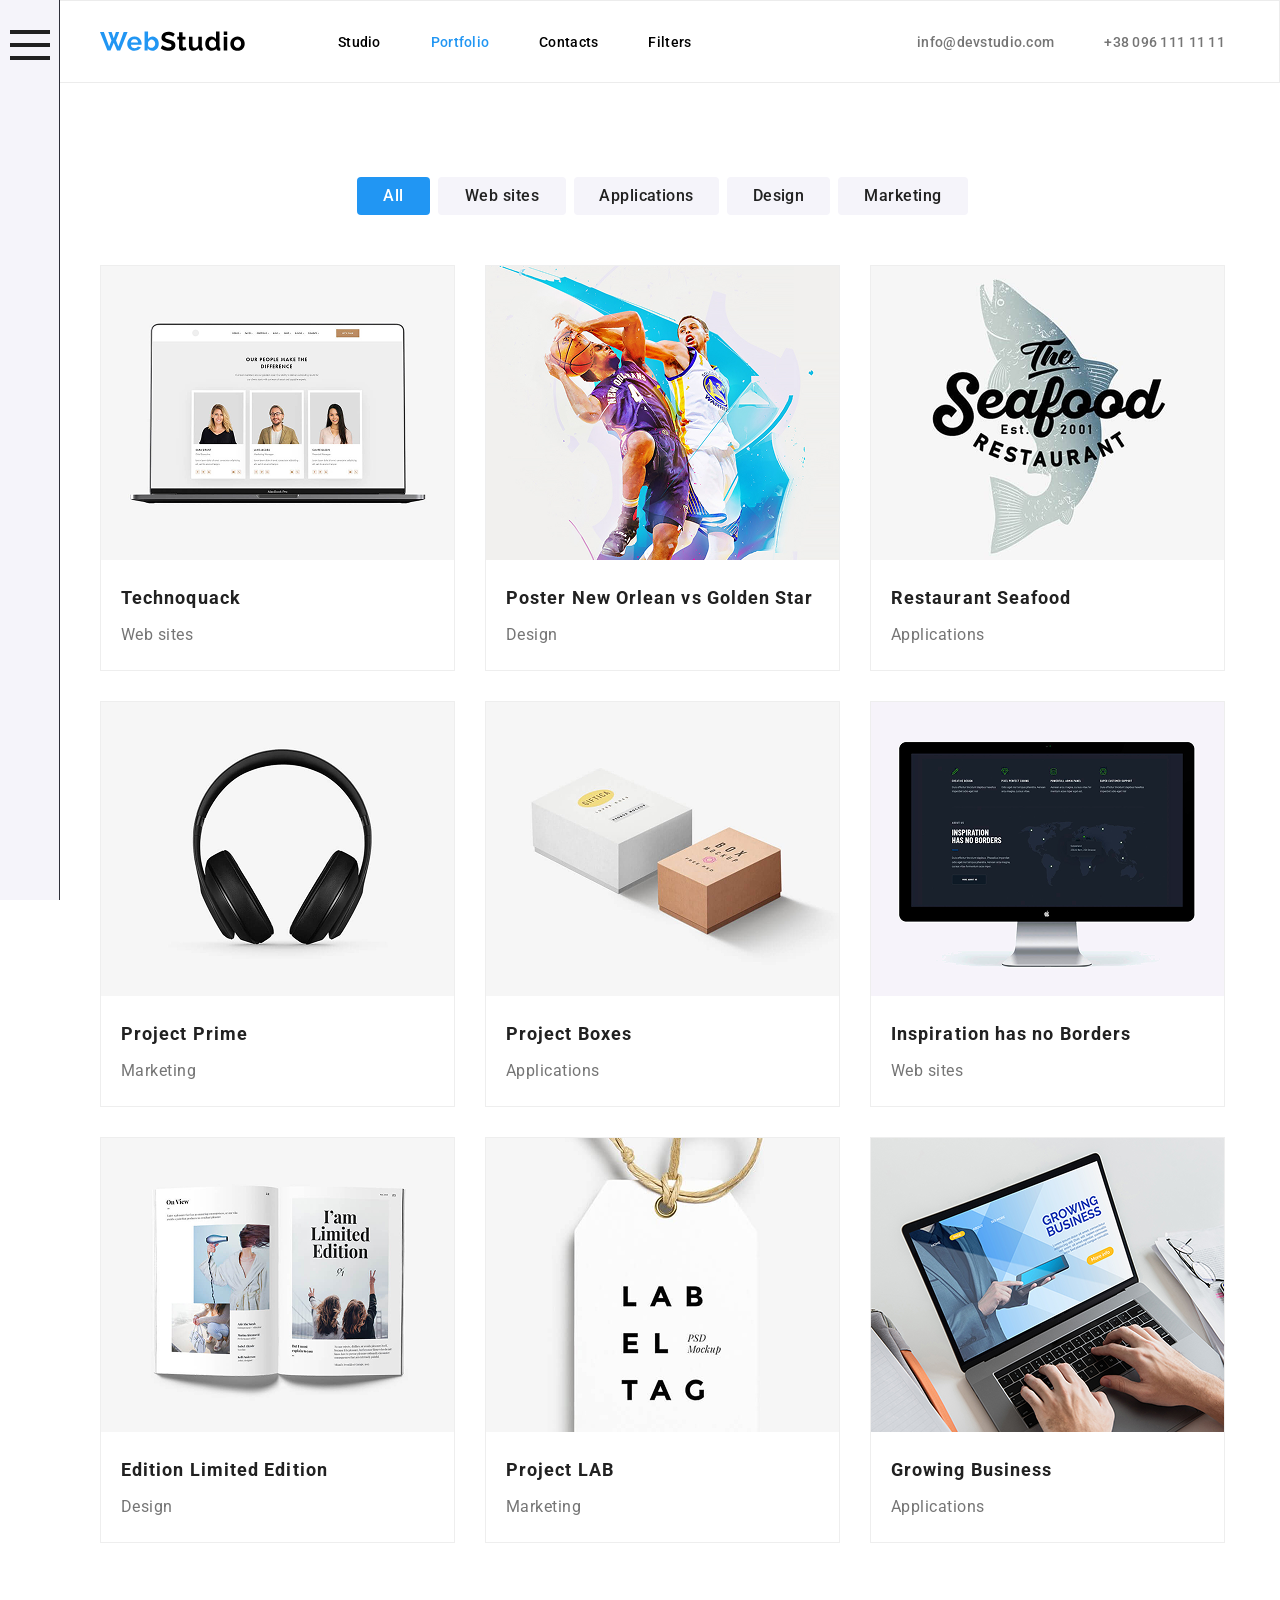
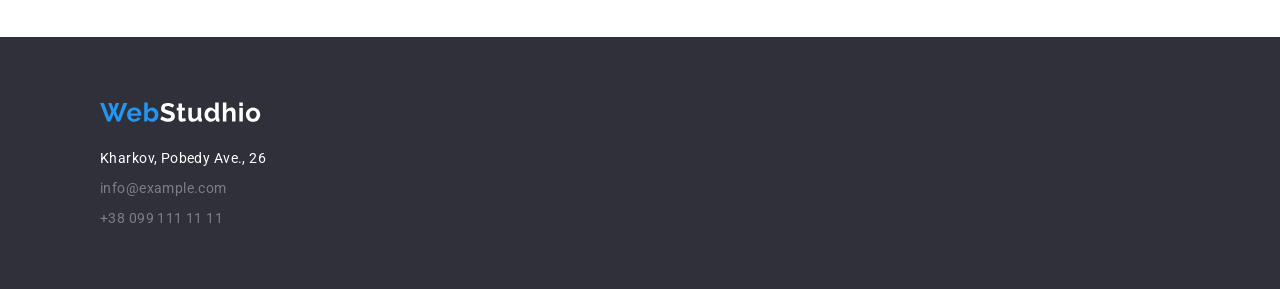
<file: portfolio.html>
<!DOCTYPE html>
<html lang="en">
<head>
    <meta charset="UTF-8">
    <meta name="viewport" content="width=device-width, initial-scale=1.0">
    <link rel="stylesheet" href="css/style.css">
    <title>Portfolio</title> 
</head>
<body>
    <div class="side-menu">
        <div class="burger"><span></span></div>
        <h2 class="menu-title">Menu</h2>
        <nav>
            <ul class="menu-list">
                <li><a href="#" class="menu-link">Lorem ipsum dolor</a></li>
                <li><a href="#" class="menu-link">Lorem ipsum dolor</a></li>
                <li><a href="#" class="menu-link">Lorem ipsum dolor</a></li>
                <li><a href="#" class="menu-link">Lorem ipsum dolor</a></li>
                <li><a href="#" class="menu-link">Lorem ipsum dolor</a></li>
                <li><a href="#" class="menu-link">Lorem ipsum dolor</a></li>
            </ul>
        </nav>
    </div>
    <header class="header">
    <div class="container1">
        <div class="header-container">
            <a href="index.html" class="header-logo">
                <img src="img/WebStudio.svg" alt="WebStudio" width="145" height="31">
            </a>
            <nav>
                <ul class="header-nav">
                <li><a href="index.html" class="header-link">Studio</a></li>
                <li><a href="portfolio.html" class="header-link active">Portfolio</a></li>
                <li><a href="#" class="header-link">Contacts</a></li>
                <li class="filters"><a href="#" class="header-link">Filters</a>
                    <ul class="filters-list">
                        <li class="filters-item"><a href="#">All</a></li>
                        <li class="filters-item"><a href="#">Web sites</a></li>
                        <li class="filters-item"><a href="#">Applications</a></li>
                        <li class="filters-item"><a href="#">Design</a></li>
                        <li class="filters-item"><a href="#">Marketing</a></li>
                        <li class="filters-item contacts"><a href="#">Contacts</a>
                            <ul class="contacts-list">
                                <li class="contacts-item"><a href="mailto:info@devstudio.com" class="contact">info@devstudio.com</a><a href="tel:380961111111" class="contact">+38 096 111 11 11</a></li>
                            </ul>
                        </li>
                    </ul>
                </li>
                </ul>
            </nav>
            <nav class="header-contact">
                <ul class="contact-flex">
                <li><a href="mailto:info@devstudio.com" class="contact">info@devstudio.com</a></li>
                <li><a href="tel:380961111111" class="contact">+38 096 111 11 11</a></li>
                </ul>
            </nav>
            <div class="header-burger">
                <span></span>
            </div>
        </div>
    </div>
    </header>
    <main>
        <div class="projects">
            <div class="container1">
                <nav class="nav">
                    <a href="portfolio.html" class="active">All</a>
                    <a href="portfolioWebsites.html">Web sites</a>
                    <a href="portfolioApplications.html">Applications</a>
                    <a href="portfolioDesign.html">Design</a>
                    <a href="portfolioMarketing.html">Marketing</a>
                </nav>
                <div class="cards">
                    <article class="portfolio-card"><div><div class="image-div"><div><div>Lorem, ipsum dolor sit amet consectetur adipisicing elit. Explicabo, quo?</div></div><img src="img/portfolio1.png" alt="Technoquack" width="370" height="294"></div>
                        <div class="card-title"><h2>Technoquack</h2><p>Web sites</p></div></div></article>
                    <article class="portfolio-card"><div><div class="image-div"><div><div>Lorem, ipsum dolor sit amet consectetur adipisicing elit. Explicabo, quo?</div></div><img src="img/portfolio2.png" alt="Poster New Orlean vs Golden Star" width="370" height="294"></div>
                        <div class="card-title"><h2 class="nowrap">Poster New Orlean vs Golden Star</h2><p>Design</p></div></div></article>
                    <article class="portfolio-card"><div><div class="image-div"><div><div>Lorem, ipsum dolor sit amet consectetur adipisicing elit. Explicabo, quo?</div></div><img src="img/portfolio3.png" alt="Restaurant Seafood" width="370" height="294"></div>
                        <div class="card-title"><h2>Restaurant Seafood</h2><p>Applications</p></div></div></article>
                    <article class="portfolio-card"><div><div class="image-div"><div><div>Lorem, ipsum dolor sit amet consectetur adipisicing elit. Explicabo, quo?</div></div><img src="img/portfolio4.png" alt="Project Prime" width="370" height="294"></div>
                        <div class="card-title"><h2>Project Prime</h2><p>Marketing</p></div></div></article>
                    <article class="portfolio-card"><div><div class="image-div"><div><div>Lorem, ipsum dolor sit amet consectetur adipisicing elit. Explicabo, quo?</div></div><img src="img/portfolio5.png" alt="Project Boxes" width="370" height="294"></div>
                        <div class="card-title"><h2>Project Boxes</h2><p>Applications</p></div></div></article>
                    <article class="portfolio-card"><div><div class="image-div"><div><div>Lorem, ipsum dolor sit amet consectetur adipisicing elit. Explicabo, quo?</div></div><img src="img/portfolio6.png" alt="Inspiration has no Borders" width="370" height="294"></div>
                        <div class="card-title"><h2>Inspiration has no Borders</h2><p>Web sites</p></div></div></article>
                    <article class="portfolio-card"><div><div class="image-div"><div ><div>Lorem, ipsum dolor sit amet consectetur adipisicing elit. Explicabo, quo?</div></div><img src="img/portfolio7.png" alt="Edition Limited Edition" width="370" height="294"></div>
                        <div class="card-title"><h2>Edition Limited Edition</h2><p>Design</p></div></div></article>
                    <article class="portfolio-card"><div><div class="image-div"><div><div>Lorem, ipsum dolor sit amet consectetur adipisicing elit. Explicabo, quo?</div></div><img src="img/portfolio8.png" alt="Project LAB" width="370" height="294"></div>
                        <div class="card-title"><h2>Project LAB</h2><p>Marketing</p></div></div></article>
                    <article class="portfolio-card"><div><div class="image-div"><div><div>Lorem, ipsum dolor sit amet consectetur adipisicing elit. Explicabo, quo?</div></div><img src="img/portfolio9.png" alt="Growing Business" width="370" height="294"></div>
                        <div class="card-title"><h2>Growing Business</h2><p>Applications</p></div></div></article>
                </div>
            </div>
        </div>
    </main>
    <footer class="footer">
        <div class="container1 footer-flex-adapt">
            <a href="index.html">
                <img class="footer-logo" src="img/WebStudhio.svg" alt="WebStudhio" width="161" height="31">
            </a>
            <ul class="footer-list">
            <li class="adress">Kharkov, Pobedy Ave., 26</li>
            <li><a class="footer-contact" href="mailto:info@example.com">info@example.com</a></li>
            <li><a class="footer-contact" href="tel:380991111111">+38 099 111 11 11</a></li>
            </ul>
        </div>
    </footer>
</body>
</html>
</file>
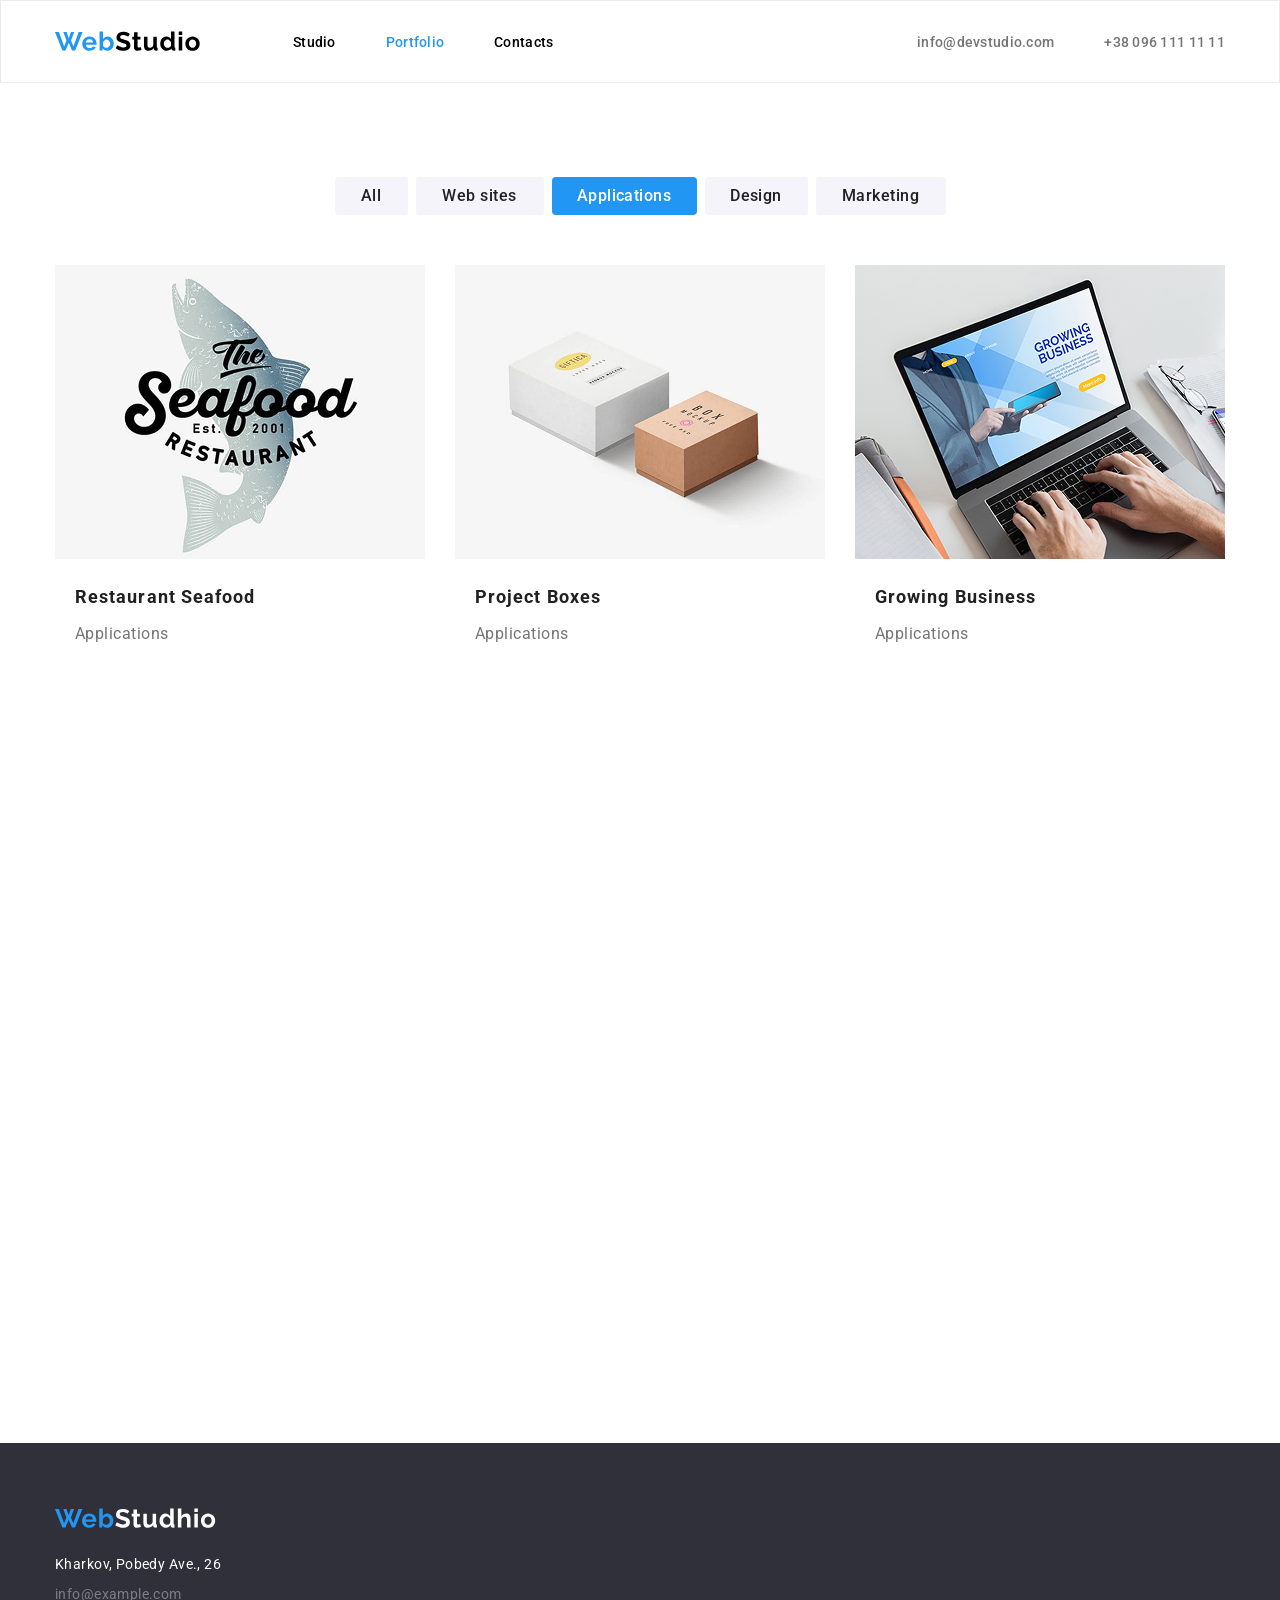
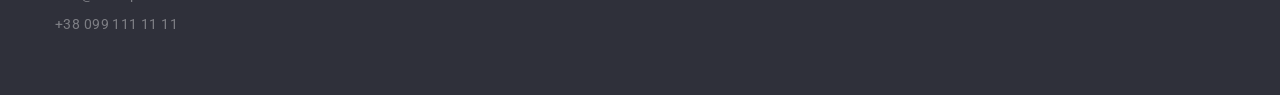
<file: portfolioApplications.html>
<!DOCTYPE html>
<html lang="en">
<head>
    <meta charset="UTF-8">
    <meta name="viewport" content="width=device-width, initial-scale=1.0">
    <link rel="stylesheet" href="css/style.css">
    <title>Portfolio</title> 
</head>
<body>
    <header class="header">
    <div class="container">
    <div class="header-container">
            <a href="index.html" class="header-logo">
                <img src="img/WebStudio.svg" alt="WebStudio" width="145" height="31">
            </a>
            <nav>
                <ul class="header-nav">
                <li><a href="index.html" class="header-link">Studio</a></li>
                <li><a href="portfolio.html" class="header-link active">Portfolio</a></li>
                <li><a href="#" class="header-link">Contacts</a></li>
                </ul>
            </nav>
            <nav class="header-contact">
                <ul class="contact-flex">
                <li><a href="mailto:info@devstudio.com" class="contact">info@devstudio.com</a></li>
                <li><a href="tel:380961111111" class="contact">+38 096 111 11 11</a></li>
                </ul>
            </nav>
        </div>
    </div>
    </header>
    <main>
        <div class="projects">
            <div class="container">
                <nav class="nav">
                    <a href="portfolio.html">All</a>
                    <a href="portfolioWebsites.html">Web sites</a>
                    <a href="portfolioApplications.html" class="active">Applications</a>
                    <a href="portfolioDesign.html">Design</a>
                    <a href="portfolioMarketing.html">Marketing</a>
                </nav>
                <div class="cards">
                    <article class="portfolio-card1"><div><img src="img/portfolio3.png" alt="Restaurant Seafood" width="370" height="294">
                        <div class="card-title"><h2>Restaurant Seafood</h2><p>Applications</p></div></div></article>
                    <article class="portfolio-card1"><div><img src="img/portfolio5.png" alt="Project Boxes" width="370" height="294">
                        <div class="card-title"><h2>Project Boxes</h2><p>Applications</p></div></div></article>
                    <article class="portfolio-card1"><div><img src="img/portfolio9.png" alt="Growing Business" width="370" height="294">
                        <div class="card-title"><h2>Growing Business</h2><p>Applications</p></div></div></article>
                </div>
            </div>
        </div>
    </main>
    <footer class="footer">
        <div class="container">
            <a href="index.html">
                <img class="footer-logo" src="img/WebStudhio.svg" alt="WebStudhio" width="161" height="31">
            </a>
            <ul class="footer-list">
            <li class="adress">Kharkov, Pobedy Ave., 26</li>
            <li><a class="footer-contact" href="mailto:info@example.com">info@example.com</a></li>
            <li><a class="footer-contact" href="tel:380991111111">+38 099 111 11 11</a></li>
            </ul>
        </div>
    </footer>
</body>
</html>
</file>
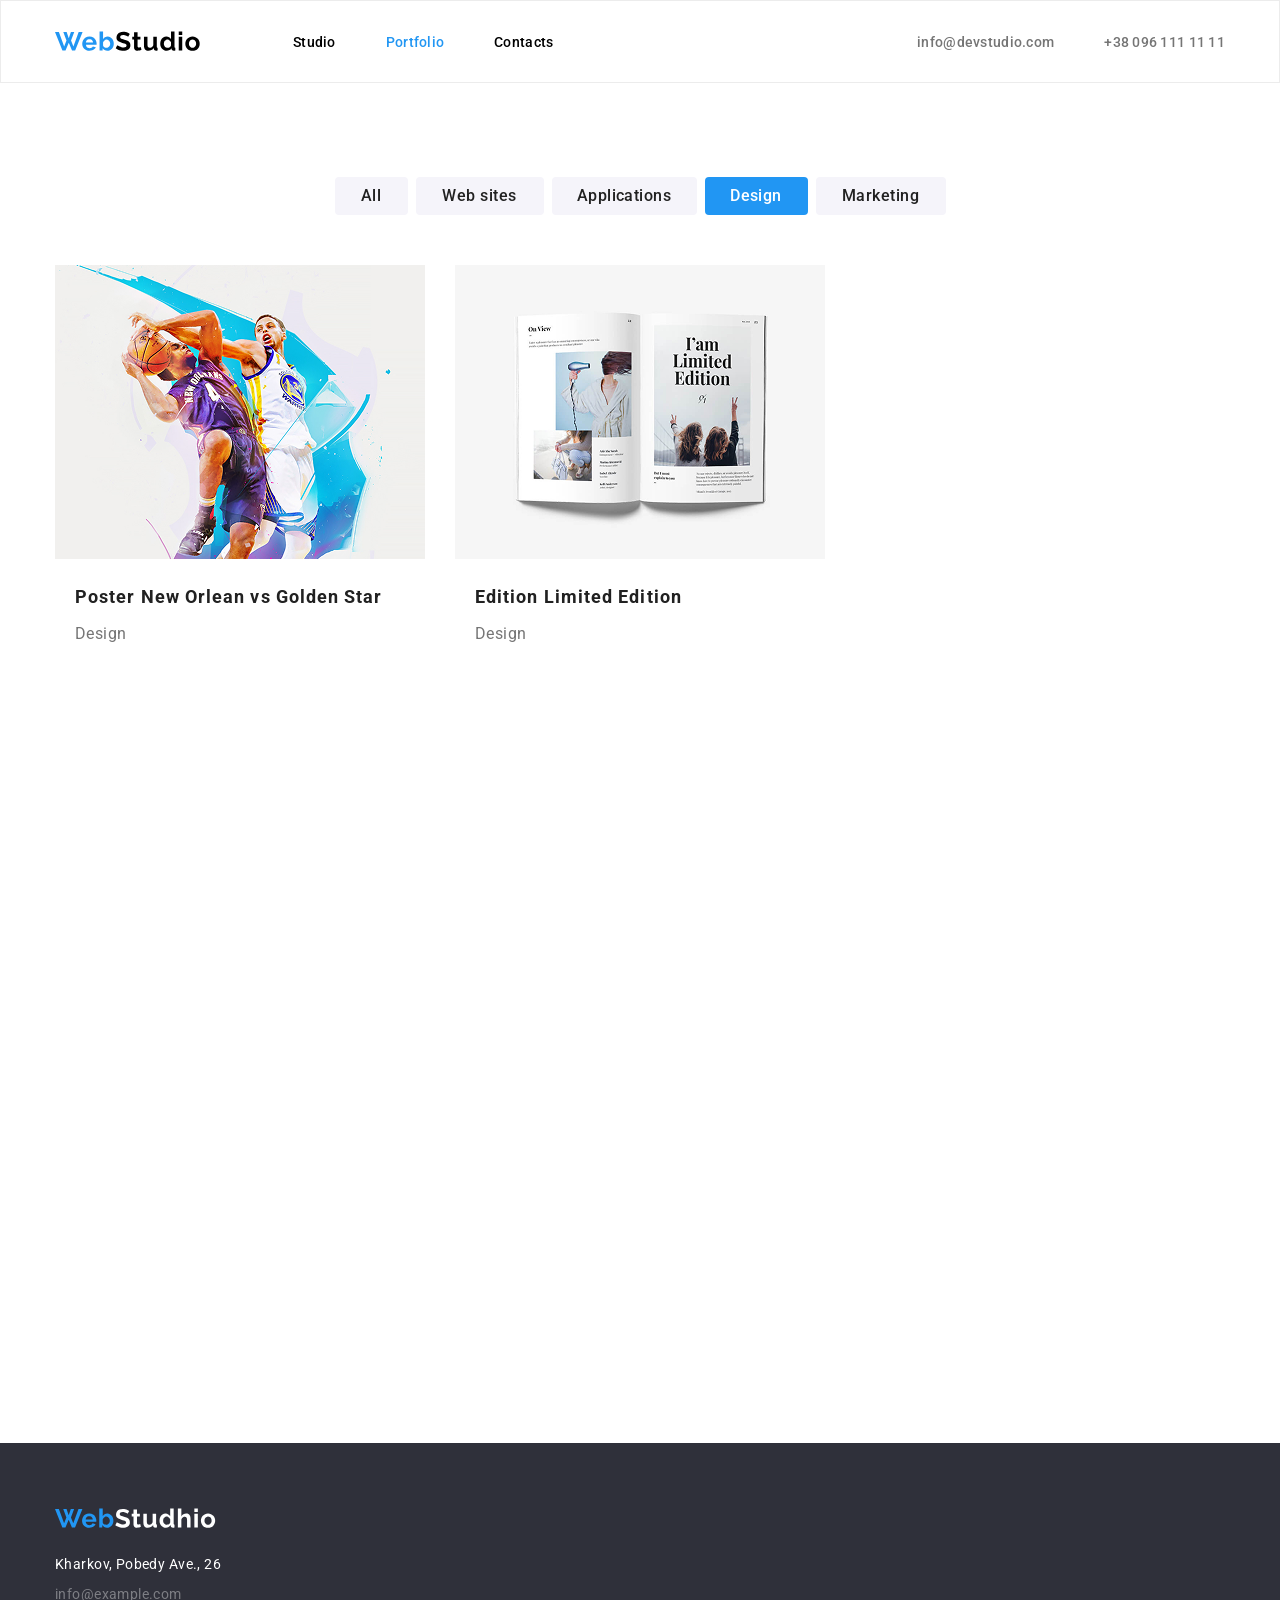
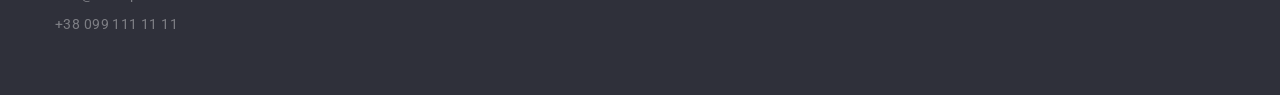
<file: portfolioDesign.html>
<!DOCTYPE html>
<html lang="en">
<head>
    <meta charset="UTF-8">
    <meta name="viewport" content="width=device-width, initial-scale=1.0">
    <link rel="stylesheet" href="css/style.css">
    <title>Portfolio</title> 
</head>
<body>
    <header class="header">
    <div class="container">
    <div class="header-container">
            <a href="index.html" class="header-logo">
                <img src="img/WebStudio.svg" alt="WebStudio" width="145" height="31">
            </a>
            <nav>
                <ul class="header-nav">
                <li><a href="index.html" class="header-link">Studio</a></li>
                <li><a href="portfolio.html" class="header-link active">Portfolio</a></li>
                <li><a href="#" class="header-link">Contacts</a></li>
                </ul>
            </nav>
            <nav class="header-contact">
                <ul class="contact-flex">
                <li><a href="mailto:info@devstudio.com" class="contact">info@devstudio.com</a></li>
                <li><a href="tel:380961111111" class="contact">+38 096 111 11 11</a></li>
                </ul>
            </nav>
        </div>
    </div>
    </header>
    <main>
        <div class="projects">
            <div class="container">
                <nav class="nav">
                    <a href="portfolio.html">All</a>
                    <a href="portfolioWebsites.html">Web sites</a>
                    <a href="portfolioApplications.html">Applications</a>
                    <a href="portfolioDesign.html" class="active">Design</a>
                    <a href="portfolioMarketing.html">Marketing</a>
                </nav>
                <div class="cards">
                    <article class="portfolio-card1"><div><img src="img/portfolio2.png" alt="Poster New Orlean vs Golden Star" width="370" height="294">
                        <div class="card-title"><h2>Poster New Orlean vs Golden Star</h2><p>Design</p></div></div></article>
                    <article class="portfolio-card1"><div><img src="img/portfolio7.png" alt="Edition Limited Edition" width="370" height="294">
                        <div class="card-title"><h2>Edition Limited Edition</h2><p>Design</p></div></div></article>
                </div>
            </div>
        </div>
    </main>
    <footer class="footer">
        <div class="container">
            <a href="index.html">
                <img class="footer-logo" src="img/WebStudhio.svg" alt="WebStudhio" width="161" height="31">
            </a>
            <ul class="footer-list">
            <li class="adress">Kharkov, Pobedy Ave., 26</li>
            <li><a class="footer-contact" href="mailto:info@example.com">info@example.com</a></li>
            <li><a class="footer-contact" href="tel:380991111111">+38 099 111 11 11</a></li>
            </ul>
        </div>
    </footer>
</body>
</html>
</file>
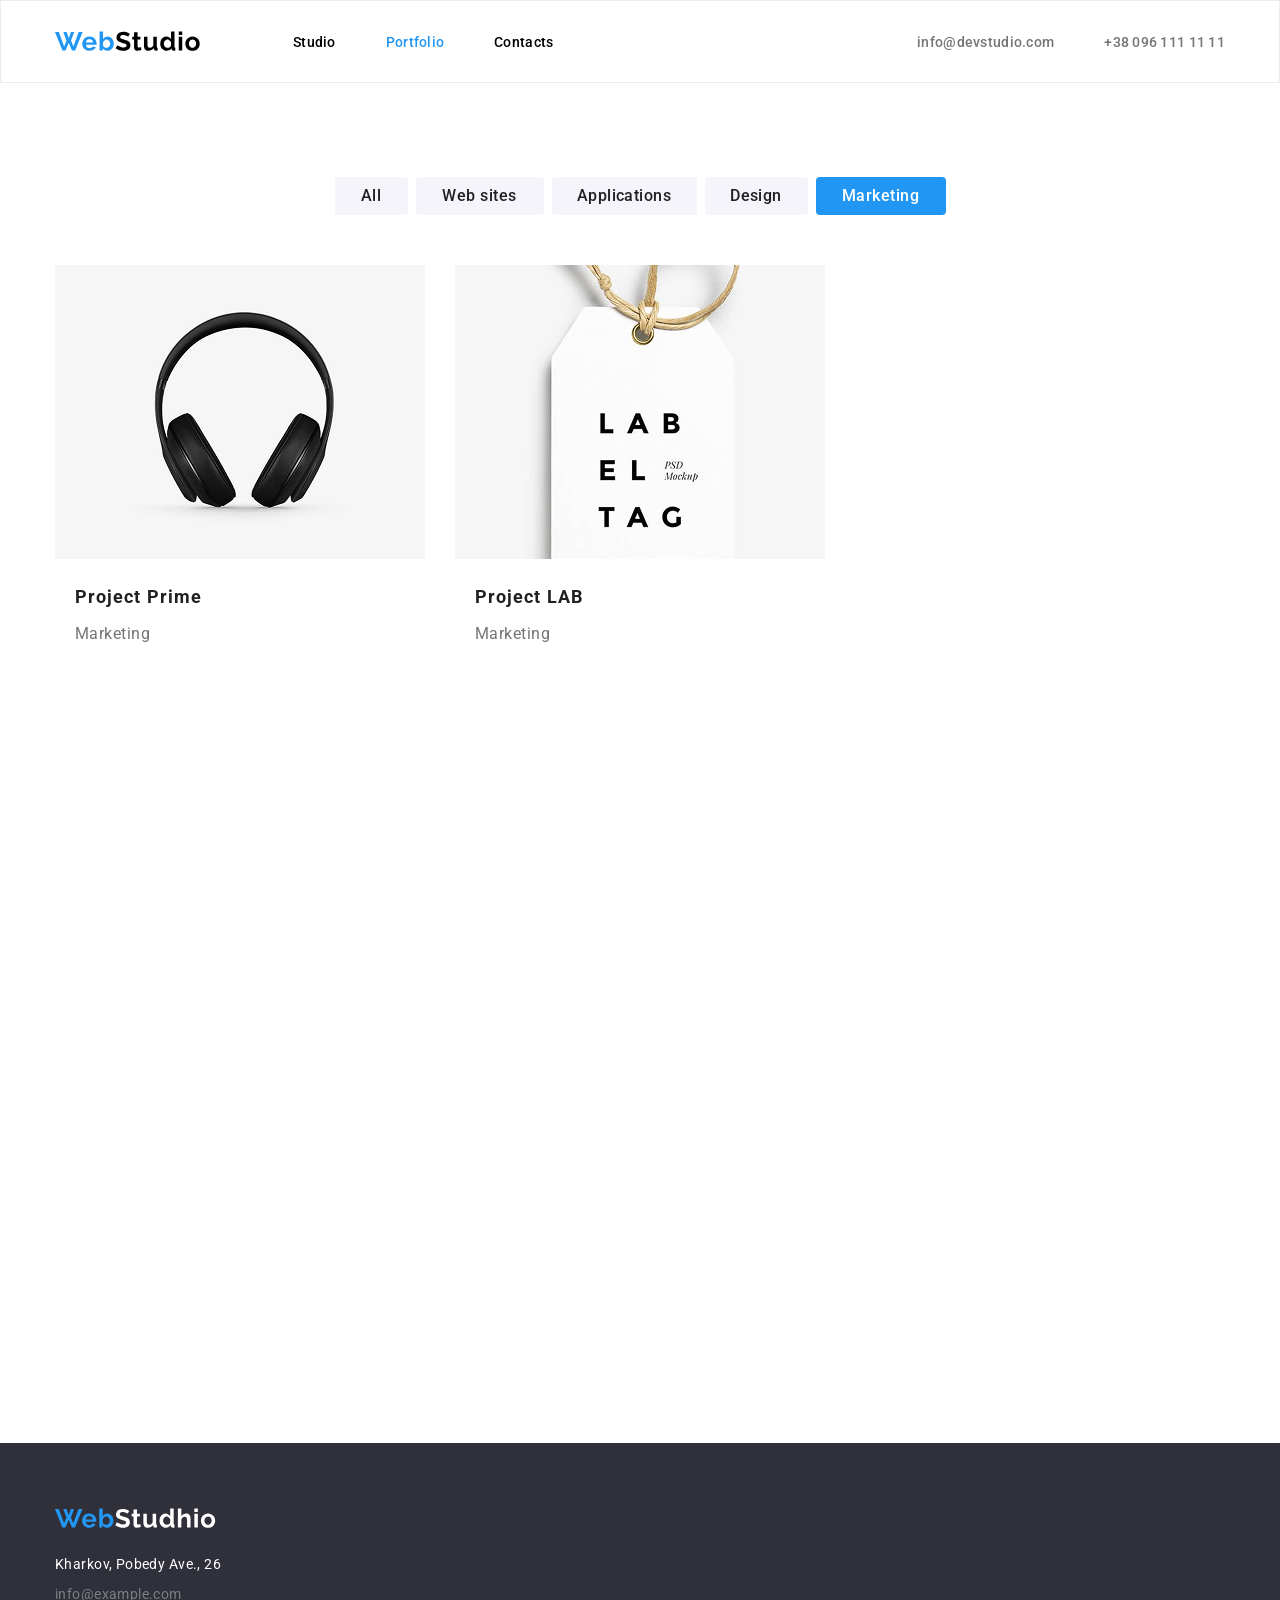
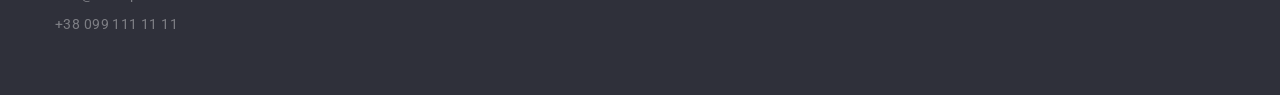
<file: portfolioMarketing.html>
<!DOCTYPE html>
<html lang="en">
<head>
    <meta charset="UTF-8">
    <meta name="viewport" content="width=device-width, initial-scale=1.0">
    <link rel="stylesheet" href="css/style.css">
    <title>Portfolio</title> 
</head>
<body>
    <header class="header">
    <div class="container">
    <div class="header-container">
            <a href="index.html" class="header-logo">
                <img src="img/WebStudio.svg" alt="WebStudio" width="145" height="31">
            </a>
            <nav>
                <ul class="header-nav">
                <li><a href="index.html" class="header-link">Studio</a></li>
                <li><a href="portfolio.html" class="header-link active">Portfolio</a></li>
                <li><a href="#" class="header-link">Contacts</a></li>
                </ul>
            </nav>
            <nav class="header-contact">
                <ul class="contact-flex">
                <li><a href="mailto:info@devstudio.com" class="contact">info@devstudio.com</a></li>
                <li><a href="tel:380961111111" class="contact">+38 096 111 11 11</a></li>
                </ul>
            </nav>
        </div>
    </div>
    </header>
    <main>
        <div class="projects">
            <div class="container">
                <nav class="nav">
                    <a href="portfolio.html">All</a>
                    <a href="portfolioWebsites.html">Web sites</a>
                    <a href="portfolioApplications.html">Applications</a>
                    <a href="portfolioDesign.html">Design</a>
                    <a href="portfolioMarketing.html" class="active">Marketing</a>
                </nav>
                <div class="cards">
                    <article class="portfolio-card1"><div><img src="img/portfolio4.png" alt="Project Prime" width="370" height="294">
                        <div class="card-title"><h2>Project Prime</h2><p>Marketing</p></div></div></article>
                    <article class="portfolio-card1"><div><img src="img/portfolio8.png" alt="Project LAB" width="370" height="294">
                        <div class="card-title"><h2>Project LAB</h2><p>Marketing</p></div></div></article>
                </div>
            </div>
        </div>
    </main>
    <footer class="footer">
        <div class="container">
            <a href="index.html">
                <img class="footer-logo" src="img/WebStudhio.svg" alt="WebStudhio" width="161" height="31">
            </a>
            <ul class="footer-list">
            <li class="adress">Kharkov, Pobedy Ave., 26</li>
            <li><a class="footer-contact" href="mailto:info@example.com">info@example.com</a></li>
            <li><a class="footer-contact" href="tel:380991111111">+38 099 111 11 11</a></li>
            </ul>
        </div>
    </footer>
</body>
</html>
</file>
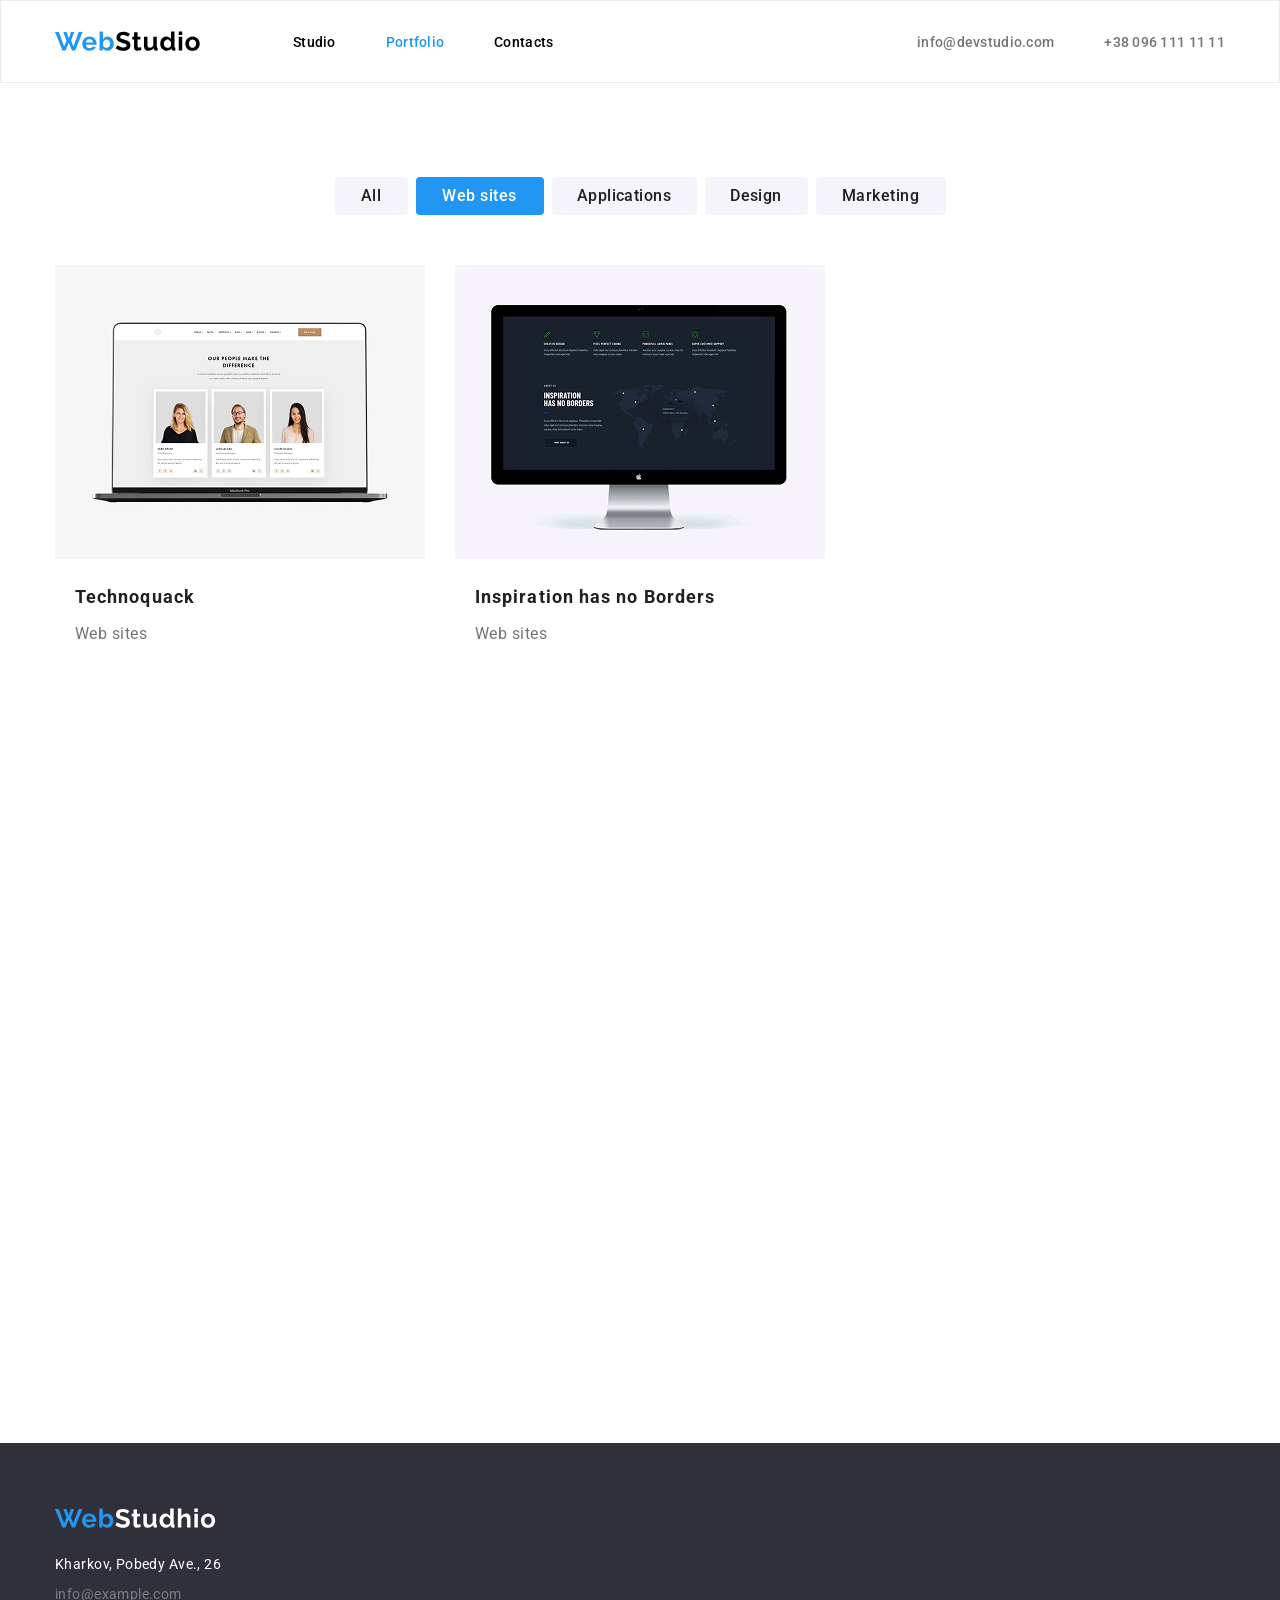
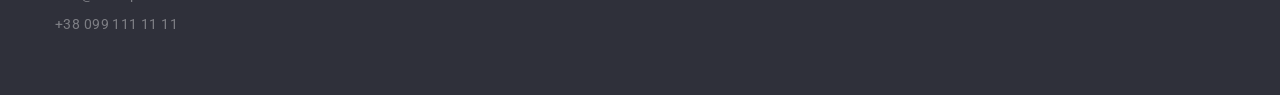
<file: portfolioWebsites.html>
<!DOCTYPE html>
<html lang="en">
<head>
    <meta charset="UTF-8">
    <meta name="viewport" content="width=device-width, initial-scale=1.0">
    <link rel="stylesheet" href="css/style.css">
    <title>Portfolio</title> 
</head>
<body>
    <header class="header">
    <div class="container">
    <div class="header-container">
            <a href="index.html" class="header-logo">
                <img src="img/WebStudio.svg" alt="WebStudio" width="145" height="31">
            </a>
            <nav>
                <ul class="header-nav">
                <li><a href="index.html" class="header-link">Studio</a></li>
                <li><a href="portfolio.html" class="header-link active">Portfolio</a></li>
                <li><a href="#" class="header-link">Contacts</a></li>
                </ul>
            </nav>
            <nav class="header-contact">
                <ul class="contact-flex">
                <li><a href="mailto:info@devstudio.com" class="contact">info@devstudio.com</a></li>
                <li><a href="tel:380961111111" class="contact">+38 096 111 11 11</a></li>
                </ul>
            </nav>
        </div>
    </div>
    </header>
    <main>
        <div class="projects">
            <div class="container">
                <nav class="nav">
                    <a href="portfolio.html">All</a>
                    <a href="portfolioWebsites.html" class="active">Web sites</a>
                    <a href="portfolioApplications.html">Applications</a>
                    <a href="portfolioDesign.html">Design</a>
                    <a href="portfolioMarketing.html">Marketing</a>
                </nav>
                <div class="cards">
                    <article class="portfolio-card1"><div><img src="img/portfolio1.png" alt="Technoquack" width="370" height="294">
                        <div class="card-title"><h2>Technoquack</h2><p>Web sites</p></div></div></article>
                    <article class="portfolio-card1"><div><img src="img/portfolio6.png" alt="Inspiration has no Borders" width="370" height="294">
                        <div class="card-title"><h2>Inspiration has no Borders</h2><p>Web sites</p></div></div></article>
            </div>
        </div>
    </main>
    <footer class="footer">
        <div class="container">
            <a href="index.html">
                <img class="footer-logo" src="img/WebStudhio.svg" alt="WebStudhio" width="161" height="31">
            </a>
            <ul class="footer-list">
            <li class="adress">Kharkov, Pobedy Ave., 26</li>
            <li><a class="footer-contact" href="mailto:info@example.com">info@example.com</a></li>
            <li><a class="footer-contact" href="tel:380991111111">+38 099 111 11 11</a></li>
            </ul>
        </div>
    </footer>
</body>
</html>
</file>
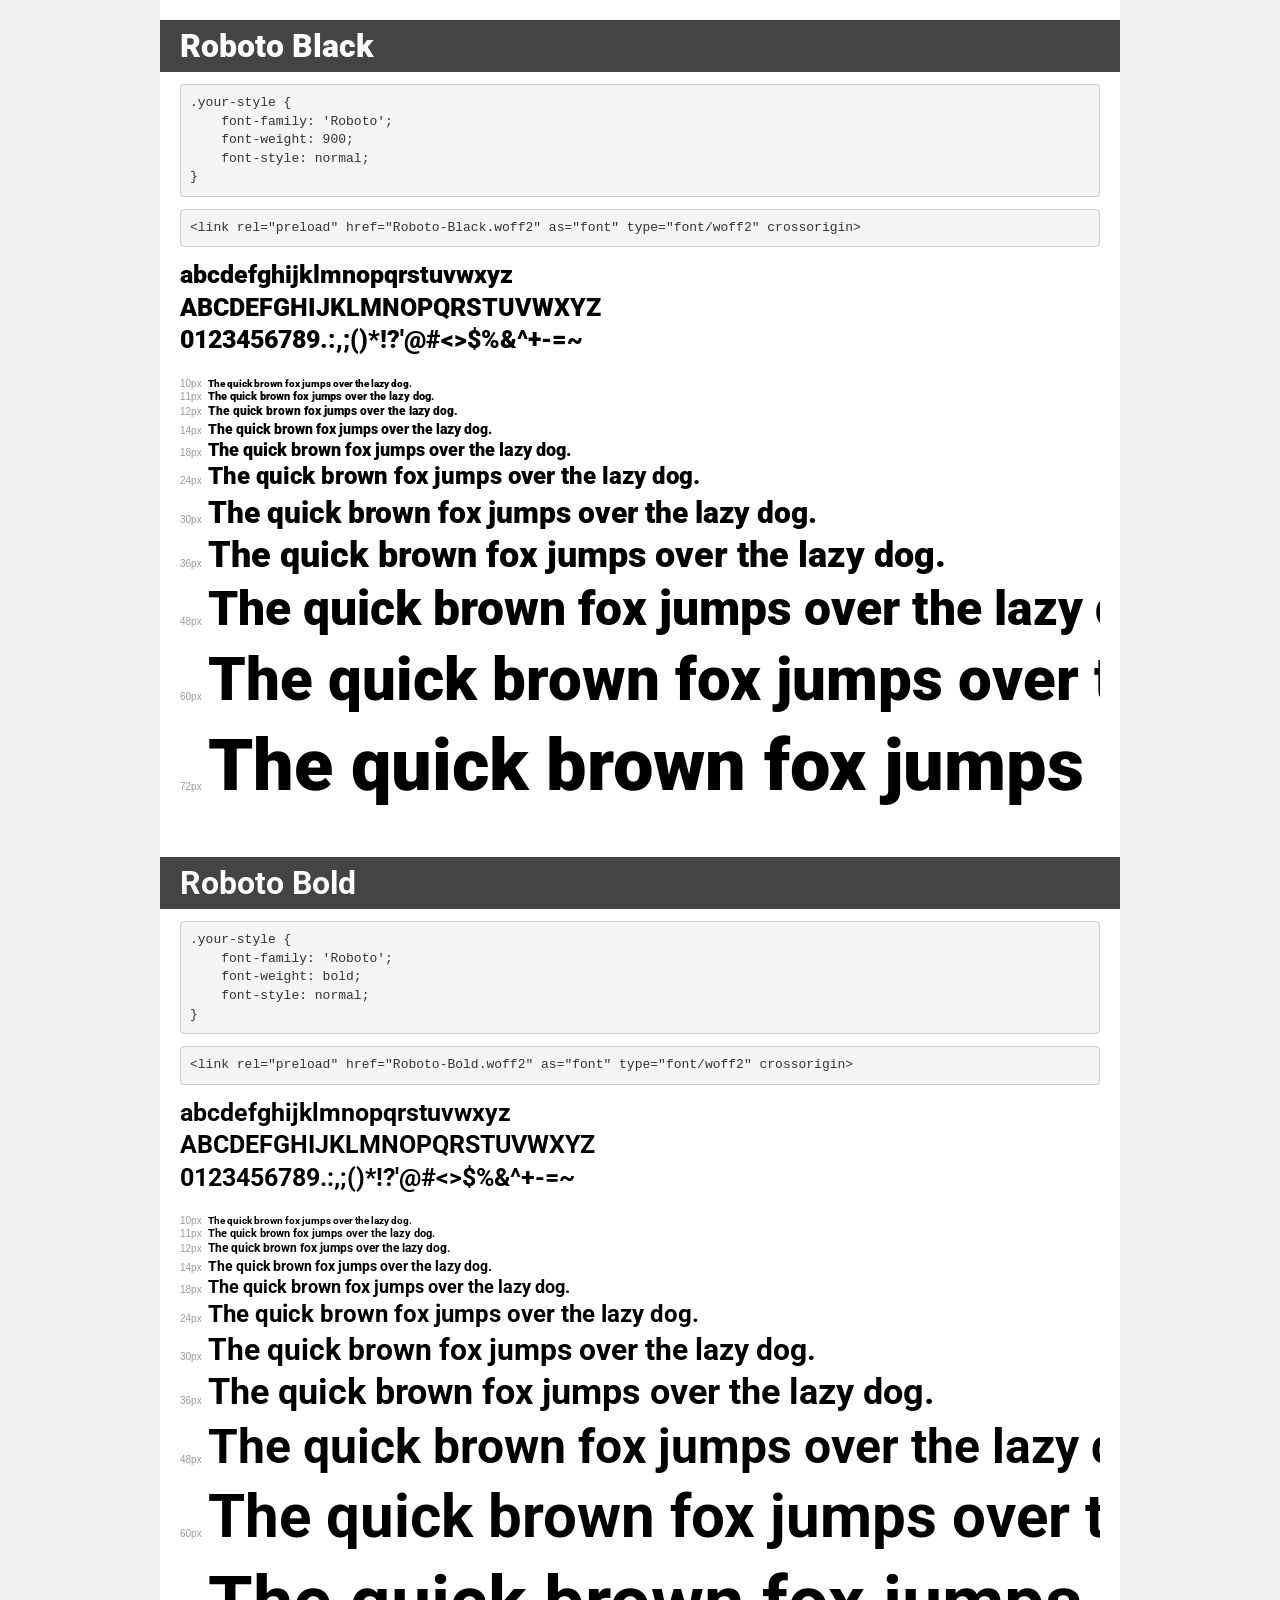
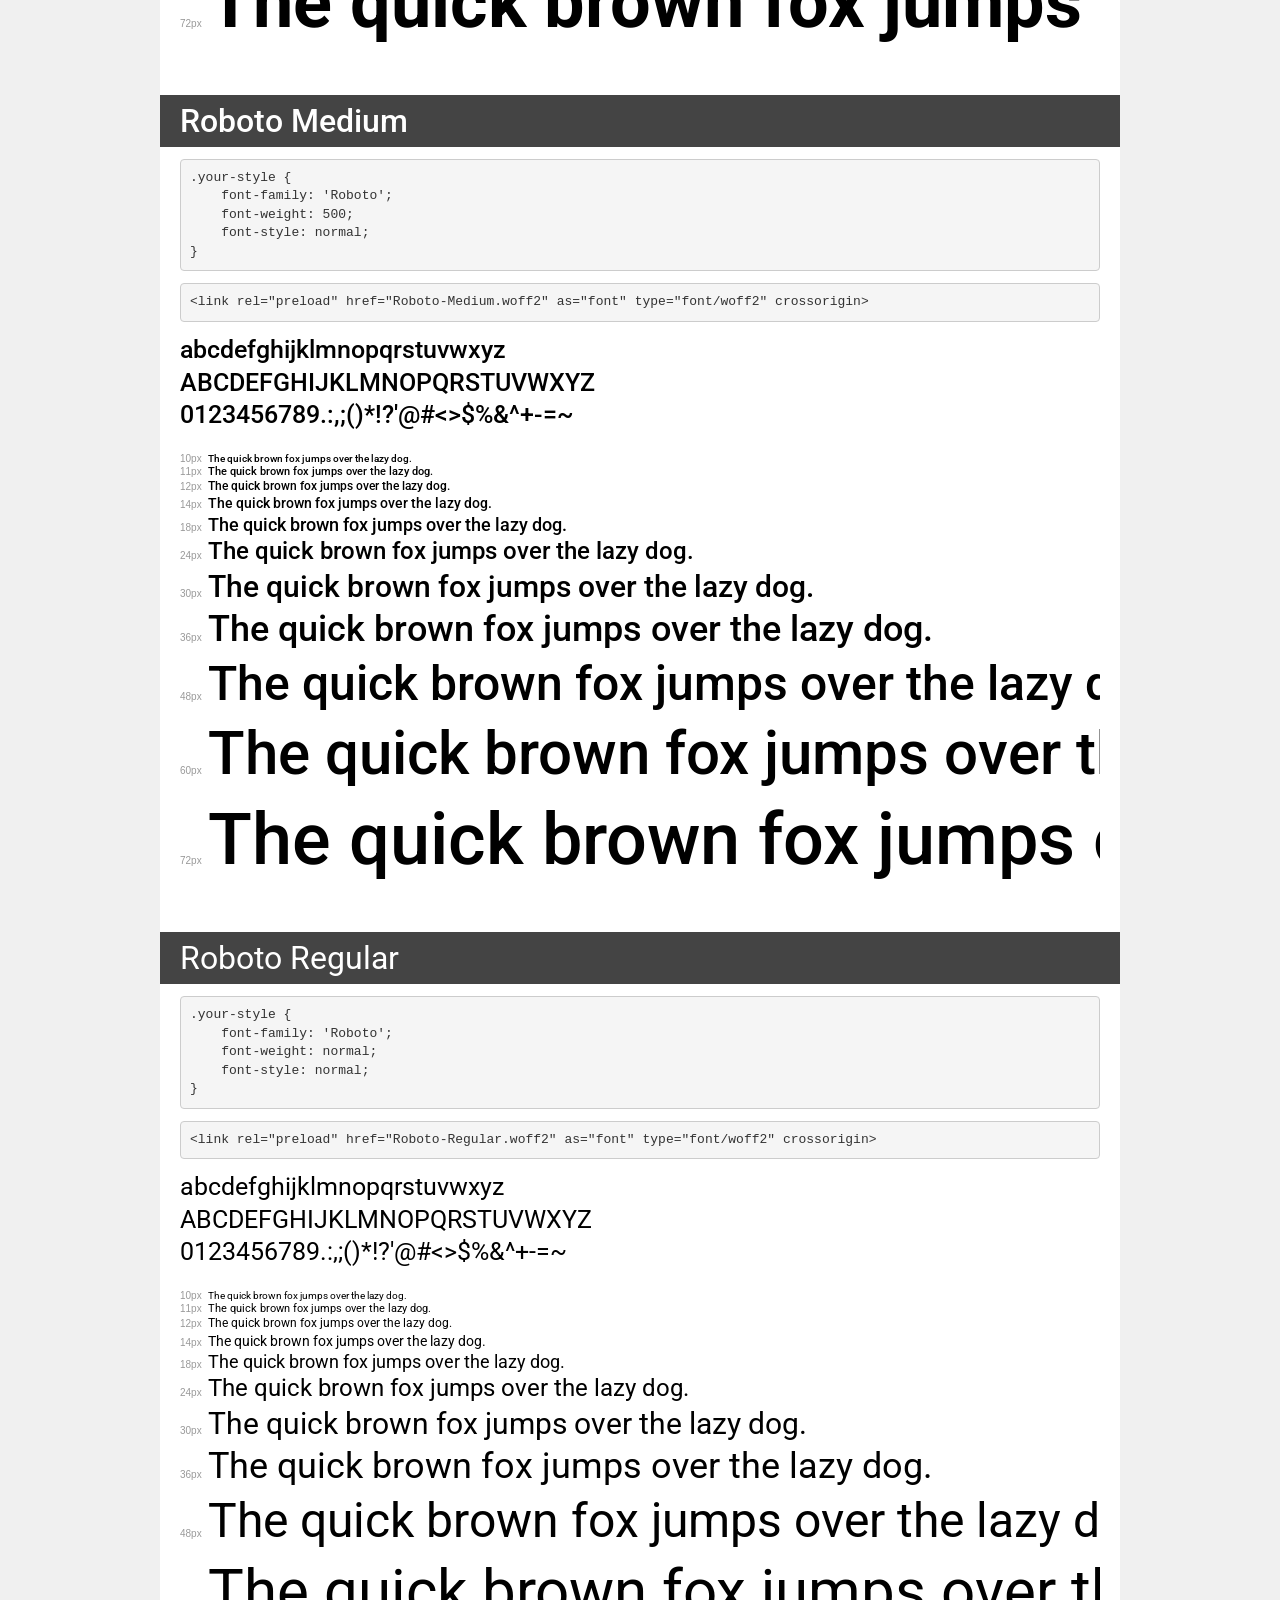
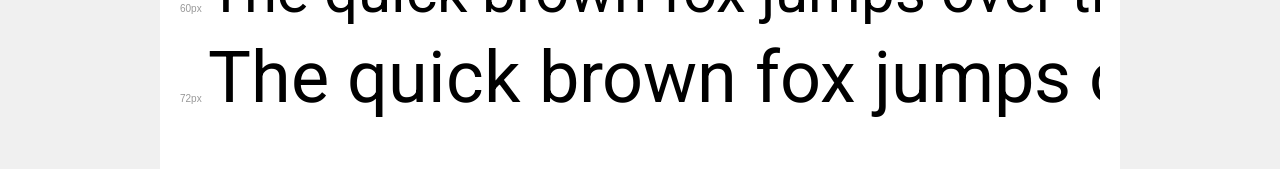
<file: fonts/demo.html>
<!DOCTYPE html>
<html lang="en">
<head>
    <meta charset="utf-8">
    <meta http-equiv="X-UA-Compatible" content="IE=edge">
    <meta name="viewport" content="width=device-width, initial-scale=1">
    <meta name="robots" content="noindex, noarchive">
    <meta name="format-detection" content="telephone=no">
    <title>Transfonter demo</title>
    <link href="stylesheet.css" rel="stylesheet">
    <style>
        /*
        http://meyerweb.com/eric/tools/css/reset/
        v2.0 | 20110126
        License: none (public domain)
        */
        html, body, div, span, applet, object, iframe,
        h1, h2, h3, h4, h5, h6, p, blockquote, pre,
        a, abbr, acronym, address, big, cite, code,
        del, dfn, em, img, ins, kbd, q, s, samp,
        small, strike, strong, sub, sup, tt, var,
        b, u, i, center,
        dl, dt, dd, ol, ul, li,
        fieldset, form, label, legend,
        table, caption, tbody, tfoot, thead, tr, th, td,
        article, aside, canvas, details, embed,
        figure, figcaption, footer, header, hgroup,
        menu, nav, output, ruby, section, summary,
        time, mark, audio, video {
            margin: 0;
            padding: 0;
            border: 0;
            font-size: 100%;
            font: inherit;
            vertical-align: baseline;
        }
        /* HTML5 display-role reset for older browsers */
        article, aside, details, figcaption, figure,
        footer, header, hgroup, menu, nav, section {
            display: block;
        }
        body {
            line-height: 1;
        }
        ol, ul {
            list-style: none;
        }
        blockquote, q {
            quotes: none;
        }
        blockquote:before, blockquote:after,
        q:before, q:after {
            content: '';
            content: none;
        }
        table {
            border-collapse: collapse;
            border-spacing: 0;
        }
        /* demo styles */
        body {
            background: #f0f0f0;
            color: #000;
        }
        .page {
            background: #fff;
            width: 920px;
            margin: 0 auto;
            padding: 20px 20px 0 20px;
            overflow: hidden;
        }
        .font-container {
            overflow-x: auto;
            overflow-y: hidden;
            margin-bottom: 40px;
            line-height: 1.3;
            white-space: nowrap;
            padding-bottom: 5px;
        }
        h1 {
            position: relative;
            background: #444;
            font-size: 32px;
            color: #fff;
            padding: 10px 20px;
            margin: 0 -20px 12px -20px;
        }
        .letters {
            font-size: 25px;
            margin-bottom: 20px;
        }
        .s10:before {
            content: '10px';
        }
        .s11:before {
            content: '11px';
        }
        .s12:before {
            content: '12px';
        }
        .s14:before {
            content: '14px';
        }
        .s18:before {
            content: '18px';
        }
        .s24:before {
            content: '24px';
        }
        .s30:before {
            content: '30px';
        }
        .s36:before {
            content: '36px';
        }
        .s48:before {
            content: '48px';
        }
        .s60:before {
            content: '60px';
        }
        .s72:before {
            content: '72px';
        }
        .s10:before, .s11:before, .s12:before, .s14:before,
        .s18:before, .s24:before, .s30:before, .s36:before,
        .s48:before, .s60:before, .s72:before {
            font-family: Arial, sans-serif;
            font-size: 10px;
            font-weight: normal;
            font-style: normal;
            color: #999;
            padding-right: 6px;
        }
        pre {
            display: block;
            padding: 9px;
            margin: 0 0 12px;
            font-family: Monaco, Menlo, Consolas, "Courier New", monospace;
            font-size: 13px;
            line-height: 1.428571429;
            color: #333;
            font-weight: normal;
            font-style: normal;
            background-color: #f5f5f5;
            border: 1px solid #ccc;
            overflow-x: auto;
            border-radius: 4px;
        }
        /* responsive */
        @media (max-width: 959px) {
            .page {
                width: auto;
                margin: 0;
            }
        }
    </style>
</head>
<body>
<div class="page">
    <div class="demo">
        <h1 style="font-family: 'Roboto'; font-weight: 900; font-style: normal;">Roboto Black</h1>
        <pre title="Usage">.your-style {
    font-family: 'Roboto';
    font-weight: 900;
    font-style: normal;
}</pre>
        <pre title="Preload (optional)">
&lt;link rel=&quot;preload&quot; href=&quot;Roboto-Black.woff2&quot; as=&quot;font&quot; type=&quot;font/woff2&quot; crossorigin&gt;</pre>
        <div class="font-container" style="font-family: 'Roboto'; font-weight: 900; font-style: normal;">
            <p class="letters">
                abcdefghijklmnopqrstuvwxyz<br>
ABCDEFGHIJKLMNOPQRSTUVWXYZ<br>
                0123456789.:,;()*!?'@#&lt;&gt;$%&^+-=~
            </p>
            <p class="s10" style="font-size: 10px;">The quick brown fox jumps over the lazy dog.</p>
            <p class="s11" style="font-size: 11px;">The quick brown fox jumps over the lazy dog.</p>
            <p class="s12" style="font-size: 12px;">The quick brown fox jumps over the lazy dog.</p>
            <p class="s14" style="font-size: 14px;">The quick brown fox jumps over the lazy dog.</p>
            <p class="s18" style="font-size: 18px;">The quick brown fox jumps over the lazy dog.</p>
            <p class="s24" style="font-size: 24px;">The quick brown fox jumps over the lazy dog.</p>
            <p class="s30" style="font-size: 30px;">The quick brown fox jumps over the lazy dog.</p>
            <p class="s36" style="font-size: 36px;">The quick brown fox jumps over the lazy dog.</p>
            <p class="s48" style="font-size: 48px;">The quick brown fox jumps over the lazy dog.</p>
            <p class="s60" style="font-size: 60px;">The quick brown fox jumps over the lazy dog.</p>
            <p class="s72" style="font-size: 72px;">The quick brown fox jumps over the lazy dog.</p>
        </div>
    </div>

    <div class="demo">
        <h1 style="font-family: 'Roboto'; font-weight: bold; font-style: normal;">Roboto Bold</h1>
        <pre title="Usage">.your-style {
    font-family: 'Roboto';
    font-weight: bold;
    font-style: normal;
}</pre>
        <pre title="Preload (optional)">
&lt;link rel=&quot;preload&quot; href=&quot;Roboto-Bold.woff2&quot; as=&quot;font&quot; type=&quot;font/woff2&quot; crossorigin&gt;</pre>
        <div class="font-container" style="font-family: 'Roboto'; font-weight: bold; font-style: normal;">
            <p class="letters">
                abcdefghijklmnopqrstuvwxyz<br>
ABCDEFGHIJKLMNOPQRSTUVWXYZ<br>
                0123456789.:,;()*!?'@#&lt;&gt;$%&^+-=~
            </p>
            <p class="s10" style="font-size: 10px;">The quick brown fox jumps over the lazy dog.</p>
            <p class="s11" style="font-size: 11px;">The quick brown fox jumps over the lazy dog.</p>
            <p class="s12" style="font-size: 12px;">The quick brown fox jumps over the lazy dog.</p>
            <p class="s14" style="font-size: 14px;">The quick brown fox jumps over the lazy dog.</p>
            <p class="s18" style="font-size: 18px;">The quick brown fox jumps over the lazy dog.</p>
            <p class="s24" style="font-size: 24px;">The quick brown fox jumps over the lazy dog.</p>
            <p class="s30" style="font-size: 30px;">The quick brown fox jumps over the lazy dog.</p>
            <p class="s36" style="font-size: 36px;">The quick brown fox jumps over the lazy dog.</p>
            <p class="s48" style="font-size: 48px;">The quick brown fox jumps over the lazy dog.</p>
            <p class="s60" style="font-size: 60px;">The quick brown fox jumps over the lazy dog.</p>
            <p class="s72" style="font-size: 72px;">The quick brown fox jumps over the lazy dog.</p>
        </div>
    </div>

    <div class="demo">
        <h1 style="font-family: 'Roboto'; font-weight: 500; font-style: normal;">Roboto Medium</h1>
        <pre title="Usage">.your-style {
    font-family: 'Roboto';
    font-weight: 500;
    font-style: normal;
}</pre>
        <pre title="Preload (optional)">
&lt;link rel=&quot;preload&quot; href=&quot;Roboto-Medium.woff2&quot; as=&quot;font&quot; type=&quot;font/woff2&quot; crossorigin&gt;</pre>
        <div class="font-container" style="font-family: 'Roboto'; font-weight: 500; font-style: normal;">
            <p class="letters">
                abcdefghijklmnopqrstuvwxyz<br>
ABCDEFGHIJKLMNOPQRSTUVWXYZ<br>
                0123456789.:,;()*!?'@#&lt;&gt;$%&^+-=~
            </p>
            <p class="s10" style="font-size: 10px;">The quick brown fox jumps over the lazy dog.</p>
            <p class="s11" style="font-size: 11px;">The quick brown fox jumps over the lazy dog.</p>
            <p class="s12" style="font-size: 12px;">The quick brown fox jumps over the lazy dog.</p>
            <p class="s14" style="font-size: 14px;">The quick brown fox jumps over the lazy dog.</p>
            <p class="s18" style="font-size: 18px;">The quick brown fox jumps over the lazy dog.</p>
            <p class="s24" style="font-size: 24px;">The quick brown fox jumps over the lazy dog.</p>
            <p class="s30" style="font-size: 30px;">The quick brown fox jumps over the lazy dog.</p>
            <p class="s36" style="font-size: 36px;">The quick brown fox jumps over the lazy dog.</p>
            <p class="s48" style="font-size: 48px;">The quick brown fox jumps over the lazy dog.</p>
            <p class="s60" style="font-size: 60px;">The quick brown fox jumps over the lazy dog.</p>
            <p class="s72" style="font-size: 72px;">The quick brown fox jumps over the lazy dog.</p>
        </div>
    </div>

    <div class="demo">
        <h1 style="font-family: 'Roboto'; font-weight: normal; font-style: normal;">Roboto Regular</h1>
        <pre title="Usage">.your-style {
    font-family: 'Roboto';
    font-weight: normal;
    font-style: normal;
}</pre>
        <pre title="Preload (optional)">
&lt;link rel=&quot;preload&quot; href=&quot;Roboto-Regular.woff2&quot; as=&quot;font&quot; type=&quot;font/woff2&quot; crossorigin&gt;</pre>
        <div class="font-container" style="font-family: 'Roboto'; font-weight: normal; font-style: normal;">
            <p class="letters">
                abcdefghijklmnopqrstuvwxyz<br>
ABCDEFGHIJKLMNOPQRSTUVWXYZ<br>
                0123456789.:,;()*!?'@#&lt;&gt;$%&^+-=~
            </p>
            <p class="s10" style="font-size: 10px;">The quick brown fox jumps over the lazy dog.</p>
            <p class="s11" style="font-size: 11px;">The quick brown fox jumps over the lazy dog.</p>
            <p class="s12" style="font-size: 12px;">The quick brown fox jumps over the lazy dog.</p>
            <p class="s14" style="font-size: 14px;">The quick brown fox jumps over the lazy dog.</p>
            <p class="s18" style="font-size: 18px;">The quick brown fox jumps over the lazy dog.</p>
            <p class="s24" style="font-size: 24px;">The quick brown fox jumps over the lazy dog.</p>
            <p class="s30" style="font-size: 30px;">The quick brown fox jumps over the lazy dog.</p>
            <p class="s36" style="font-size: 36px;">The quick brown fox jumps over the lazy dog.</p>
            <p class="s48" style="font-size: 48px;">The quick brown fox jumps over the lazy dog.</p>
            <p class="s60" style="font-size: 60px;">The quick brown fox jumps over the lazy dog.</p>
            <p class="s72" style="font-size: 72px;">The quick brown fox jumps over the lazy dog.</p>
        </div>
    </div>

</div>
</body>
</html>
</file>
<file: css/style.css>
*,
      *::before,
      *::after{
        box-sizing: border-box;
        }
html, body, div, span, applet, object, iframe,
h1, h2, h3, h4, h5, h6, p, blockquote, pre,
a, abbr, acronym, address, big, cite, code,
del, dfn, em, img, ins, kbd, q, s, samp,
small, strike, strong, sub, sup, tt, var,
b, u, i, center,
dl, dt, dd, ol, ul, li,
fieldset, form, label, legend,
table, caption, tbody, tfoot, thead, tr, th, td,
article, aside, canvas, details, embed, 
figure, figcaption, footer, header, hgroup, 
menu, nav, output, ruby, section, summary,
time, mark, audio, video {
	margin: 0;
	padding: 0;
	border: 0;
	font-size: 100%;
	font: inherit;
	vertical-align: middle;
}
article, aside, details, figcaption, figure, 
footer, header, hgroup, menu, nav, section {
	display: block;
}
html, body{
    scroll-behavior: smooth;
}
body {
	line-height: 1;
}
ol, ul {
	list-style: none;
}
blockquote, q {
	quotes: none;
}
blockquote:before, blockquote:after,
q:before, q:after {
	content: '';
	content: none;
}
table {
	border-collapse: collapse;
	border-spacing: 0;
}
@font-face {
    font-family: 'Roboto';
    src: url('../fonts/Roboto-Black.woff2') format('woff2');
    font-weight: 900;
    font-style: normal;
    font-display: swap;
}

@font-face {
    font-family: 'Roboto';
    src: url('../fonts/Roboto-Bold.woff2') format('woff2');
    font-weight: 700;
    font-style: normal;
    font-display: swap;
}

@font-face {
    font-family: 'Roboto';
    src: url('../fonts/Roboto-Medium.woff2') format('woff2');
    font-weight: 500;
    font-style: normal;
    font-display: swap;
}

@font-face {
    font-family: 'Roboto';
    src: url('../fonts/Roboto-Regular.woff2') format('woff2');
    font-weight: 400;
    font-style: normal;
    font-display: swap;
}
:root{
    --background-color: #FFFFFF;
    --block-color: #2F303A;
    --text-color: #757575;
    --title-color: #212121;
    --person-color: #F5F4FA;
    --button-color: #2196F3;
}
    body{
        font-family: "Roboto", sans-serif;
        background-color: var(--background-color);
        line-height: 100%;
    }
    a{
        color: inherit;
        text-decoration: none;
    }
    .container{
        max-width: 1200px;
        margin:0 auto;
        padding: 0 15px;
    }
    .title{
        font-size: 36px;
        font-weight: 700;
        letter-spacing: 0.03em;
        line-height: 42px;
    }
    /* Header section */
    .header{
        padding: 25px 0;
        border: #ECECEC solid 1px;
    }
    .header-container{
        display: flex;
        align-items: center;
        font-weight: 500;
        font-size: 14px;
        letter-spacing: 0.02em;
    }
    .header-logo{
        margin-right: 93px;
    }
    .header-nav{
        display: flex;
        gap: 50px;
    }
    .header-nav>li{
        position: relative;
        margin: 0;
    }
    .header-link{
    font-size: 14px;
    display: block;
    }
    .filters-list{
        position: absolute;
        top: 100%;
        left:0;
        transform: scale(0) translateX(1000px);
        transition: 2s linear;
    }
    .filters-item{
    background: var(--button-color);
    margin: 0;
    }
    .filters-item>a{
        display: block;
        color: var(--background-color);
        padding: 5px;
    }
    .filters:hover>.filters-list{
        transform: scale(1) translateX(0);
    }
    .contacts{
        position: relative;
    }
    .contacts-list{
        position: absolute;
        top:0;
        right:100%;
        transform:scale(0);
        transition: 2s linear;
    }
    .contacts-item{
        background: var(--button-color);
    }
    .contacts-item>a{
        display: block;
        color: var(--background-color);
        padding: 5px;
    }
    .contacts:hover>.contacts-list{
        transform:scale(1);
    }
    .header-link.active{
        color: var(--button-color);
    }
    .header-contact{
        margin-left: auto;
    }
    .contact-flex{
        display: flex;
        gap: 50px;
    }
    .contact{
    font-size: 14px;
    color: var(--text-color);
    }
    .contact.active{
        color: var(--button-color);
    }
        /* Footer section */
    .footer{
        background-color: var(--block-color);
        padding: 60px 0;
        font-weight: 400;
        font-size: 14px;
        letter-spacing: 0.03em;
    }
    .footer-logo{
        display: inline-block;  
    }
    .adress{
        color: var(--background-color);
        line-height: 21px;
    }
    .footer-contact{
        display: inline-block;
        color: #FFFFFF60;
        line-height: 21px;
    }
    .footer-list{
        margin-top: 20px;
    }
    .footer-list>li{
        margin-bottom: 9px;
    }
    .footer-list>li:last-child{
        margin: 0;
    }
        /* Hero section */
    .hero{
        background: url('../img/background.jpg') no-repeat 50% / cover;
        position: relative;
    }
    .hero-container{
        position: relative;
        min-height: 600px;
        display: flex;
        flex-direction: column;
        justify-content: center;
        align-items: center;
        
        }
        .hero::before{
            content: '';
            position: absolute;
            inset: 0;
            background: rgb(47, 48, 58, .4);
        }
    .main-title{
        position: relative;
        color: var(--background-color);
        text-transform: uppercase;
        font-weight: 900;
        font-size: 44px;
        line-height: 60px;
        letter-spacing: 0.06em;
        max-width: 696px;
        text-align: center;
    }
    .button{
        position: relative;
        background-color: var(--button-color);
        color: var(--background-color);
        border: none;
        width: 200px;
        height: 50px;
        font-weight: 700;
        font-size: 16px;
        border-radius: 4px;
        margin-top: 30px;
        cursor: pointer;
    }

    /* Advan section */
    .advan{
        padding: 94px 0;
    }
    .advan-container{
        display: flex;
        gap: 30px;
    }
    .description{
        flex: 1 1 25%;
        position: relative;
    }
    .advan-text::before{
        content: '';
        background: #F5F4FA 50%;
        max-width: 100%;
        height: 120px;
        border-radius: 4px;
        position: absolute;
        inset: 0;
    }
    .before1::before{
        content: '';
        background-image: url('../img/before1.svg');
        background-repeat: no-repeat;
        position: absolute;
        inset: 0;
    }
    .before2::before{
        content: '';
        background-image: url('../img/before2.svg');
        background-repeat: no-repeat;
        position: absolute;
        inset: 0;
    }
    .before3::before{
        content: '';
        background-image: url('../img/before3.svg');
        background-repeat: no-repeat;
        position: absolute;
        inset: 0;
    }
    .before4::before{
        content: '';
        background-image: url('../img/before4.svg');
        background-repeat: no-repeat;
        position: absolute;
        inset: 0;
    }
    .description>div>h2{
        position: relative;
        font-weight: 700;
        line-height: 16px;
        text-transform: uppercase;
        font-size: 14px;
        letter-spacing: 0.03em;
        color: var(--title-color);
        margin-bottom: 10px;
        padding-top: 150px;
    }
    .description>div>p{
        position: relative;
        font-weight: 400;
        color: var(--text-color);
        font-size: 14px;
        line-height: 24px;
        letter-spacing: 0.03em;
    }
    /* Activity section */
    .activity{
        text-align: center;
        padding-bottom: 94px;
    }
    .activity-container{
        display: flex;
        gap: 30px;
        margin: 50px 0 0;
    }
    .act-img-container{
        cursor: pointer;
    }
    .act-img-container img{
        max-width: 100%;
        height: auto;
        display: block;
    }
    /* Team section */
    .team{
        text-align: center;
        background-color: var(--person-color);
        min-height: 648px;
        width: 100%;
        display: flex;
        flex-direction: column;
        justify-content: center;
        align-items: center;
    }
    .team-container{
        display: flex;
        justify-content: center;
        gap: 30px;
        margin-top: 50px;
    }
    .person{
        background-color: var(--background-color);
        flex: 1 1 25%;
    }
    .person-title{
        padding: 30px 30px 16px;
    }
    .person-title>h3{
        margin: 0 0 10px;
        color: var(--title-color);
        font-weight: 500;
        font-size: 16px;
        line-height: 19px;
        letter-spacing: 0.03em;
    }
    .person-title>p{
        color: var(--text-color);
        font-weight: 400;
        font-size: 16px;
        line-height: 19px;
        letter-spacing: 0.03em;
    }
    .person>img{
        object-fit: cover;
        width: 100%;
        height: 260px;
    }
    .act-img-container{
        position: relative;
    }
    .act-img-description{
        height: 24%;
        width: 100%;
        background-color: rgb(47, 48, 58, 0.8);
        align-content: center;
        color: var(--background-color);
        position: absolute;
        bottom: 0;
        left: 0;
    }
    /* Portfolio section */
    .projects {
        padding: 94px 0;
        min-height: 1360px;
}
.nav {
    display: flex;
    gap: 8px;
    justify-content: center;
    padding-bottom: 50px;
    font-size: 0;
}
.nav>a{
    display: inline-block;
    text-decoration: none;
    cursor: pointer;
    text-align: center;
    padding: 6px 0;
    border: none;
    border-radius: 4px;
    height: 38px;
    font-family: "Roboto", sans-serif;
    font-weight: 500;
    font-size: 16px;
    line-height: 26px;
    letter-spacing: 0.03em;
    background-color: var(--person-color);
    color: var(--title-color);
}
.nav>a:hover{
    background-color: var(--button-color);
    color: var(--background-color);
}
.nav>a:nth-child(1){
    width: 73px;
}
.nav>a:nth-child(1).active{
    background-color: var(--button-color);
    color: var(--background-color);
}
.nav>a:nth-child(2){
width: 128px;
}
.nav>a:nth-child(2).active{
    background-color: var(--button-color);
    color: var(--background-color);
}
.nav>a:nth-child(3){
width: 145px;
}
.nav>a:nth-child(3).active{
    background-color: var(--button-color);
    color: var(--background-color);
}
.nav>a:nth-child(4){
width: 103px;
}
.nav>a:nth-child(4).active{
    background-color: var(--button-color);
    color: var(--background-color);
}
.nav>a:nth-child(5){
width: 130px;
}
.nav>a:nth-child(5).active{
    background-color: var(--button-color);
    color: var(--background-color);
}
/* Portfolio-cards section */
.cards {
display: flex;
flex-wrap: wrap;
row-gap: 30px;
margin: 0 -15px;
}
.portfolio-card {
flex: 1 1 30%;
padding: 0 15px;
cursor: pointer;
}
.portfolio-card > div {
border: #EEEEEE 1px solid;
}
.image-div>img{
    object-fit: cover;
    width: 100%;
    max-height: 294px;
}
.card-title {
padding: 20px;
}
.card-title>h2{
color: var(--title-color);
font-size: 18px;
line-height: 36px;
font-weight: 700;
letter-spacing: 0.06em;
}
.card-title>p{
color: var(--text-color);
line-height: 30px;
font-weight: 400;
font-size: 16px;
letter-spacing: 0.03em;
margin-top: 4px;
}
/* Cards hover */
.image-div{
position: relative;
overflow: hidden;
}
.image-div>div{
position: absolute;
inset: 0;
font-size: 20px;
line-height: 30px;
color: var(--background-color);
padding: 24px;
background-color: rgb(33, 150, 243, .5);
transform: translateY(100%);
transition: 1s linear;
align-content: center;
}
.portfolio-card:hover>div>.image-div>div{
    transform: translateY(0);
}
.nowrap{
    text-wrap:nowrap;
    transition: 1s linear;
}
 /* Index-icons section */
.svg-style{
    width: 20px;
    height: 20px;
    color: #AFB1B8;
}
.svg-icon{
    display: flex;
    gap: 10px;
    justify-content: center;
    padding-bottom: 30px;
}
.svg-icon>li{
    width: 44px;
    height: 44px;
    margin: 0;
    align-content: center;
}
.svg-a:hover{
    background-color: var(--button-color);
    border-radius: 50%;
    color: var(--background-color);
}
.svg-a:hover>.svg-style{
    color: var(--background-color);
    transition:1s 1s linear;
}
.svg-a{
    display: block;
    width: 100%;
    height: 100%;
    align-content: center;
    text-align: center;
    transition: 2s;
}
.footer-flex{
        display: flex;
        gap: 130px;
    }
    .join{
        display: flex;
        flex-direction: column;
        gap: 20px;
        padding-top: 12px;
    }
    .join>h3{
        color: var(--background-color);
        text-transform: uppercase;
        font-weight: 700;
        font-size: 14px;
        line-height: 16px;
        letter-spacing: 0.03em;
    }
    .svg-hiden{
        position: absolute;
        z-index: -1;
        width: 0;
        height: 0;
        opacity: 0;
    }
    /* Regular customers */
.customers-list {
display: flex;
gap: 30px;
padding-bottom: 94px;
}
.customers-item {
height: 92px;
display: flex;
flex: 1 1 16%;
justify-content: center;
align-items: center;
}
.csvg {
        color: #AFB1B8;
        width: 106px;
        height: 60px;
        transition: 1s;
}
.customers-item>a{
    width: 100%;
    height: 100%;
    align-content: center;
    text-align: center;
    border: #AFB1B8 1px solid;
    border-radius: 4px;
    transition: 1s;
}
.customers-item>a:hover>.csvg{
    color: var(--button-color);
}
.customers-item>a:hover{
    border-color: var(--button-color);
}
.list-container>h3{
    text-align: center;
    font-weight: 700;
    font-size: 36px;
    letter-spacing: 0.03em;
    line-height: 42px;
    color: var(--title-color);
    padding: 94px 0 50px;
}
.svg-a> .footer-svg{
    color: var(--background-color);
}
 /* Side-menu */
    .side-menu{
    position: fixed;
    top:0;
    left:0;
    width: 60px;
    height: 100vh;
    border-right: #2F303A 1px solid;
    background-color: var(--person-color);
    z-index: 10;
    transition: 1s linear;
    }
    .burger{
        width: 40px;
        height: 30px;
        position: relative;
        top:30px;
        left:10px;
        cursor: pointer;
    }
    .burger::before, .burger::after, .burger span{
        content: "";
        position: absolute;
        top: 0;
        left: 0;
        right: 0;
        height: 4px;
        background: var(--title-color);
    }
    .burger span{
        top:50%;
        transform: translateY(-50%);
    }
    .burger::after{
        top: auto;
        bottom: 0;
    }
    .side-menu:hover{
        width: 200px;
    }
    body:has(.side-menu:hover) .container1{
        padding: 0 15px 0 200px;
    }
    body:has(.side-menu:hover) .menu-title{
        transform: scale(1);
    }
    body:has(.side-menu:hover) .menu-list{
        transform: translateX(0);
    }
    body:has(.side-menu:hover) .nowrap{
    font-size: 16px;
    line-height: 36px;
    font-weight: 700;
    letter-spacing: 0.03em;
    }
    .menu-title {
    padding: 0px 60px 30px;
    text-align: center;
    font-weight: 700;
    font-size: 26px;
    line-height: 30px;
    letter-spacing: 0.03em;
    text-transform: uppercase;
    color: var(--title-color);
    transform: scale(0);
    transition: 1s linear;
}
.menu-list {
    padding: 20px;
    transform: translateX(-200px);
    transition: 1s linear;
    text-wrap: nowrap;
}
.container1{
    max-width: 1200px;
    margin:0 auto;
    padding: 0 15px 0 60px;
    transition: padding 1s linear;
}
.portfolio-card1{
    flex:0 0 30%;
    padding: 0 15px;
}
.header-burger{
    display: none;
} 

 /* Adaptive main page */
@media(max-width:1024px){
    .header-nav, .header-contact{
        display: none;
    }
    .header-burger{
        display:block;
        width: 24px;
        height: 16px;
        position: relative;
        top:0px;
        left:0px;
        cursor: pointer;
    }
    .header-burger::before, .header-burger::after, .header-burger span{
        content: "";
        position: absolute;
        top: 0;
        left: 0;
        right: 0;
        height: 3px;
        background: var(--title-color);
    }
    .header-burger span{
        top:50%;
        transform: translateY(-50%);
    }
    .header-burger::after{
        top: auto;
        bottom: 0;
    }
    .header-container{
        display: flex;
        justify-content: space-between;
        align-items: center;
    }
    .team-container{
        flex-wrap: wrap;
        margin-top: 30px;
    }
    .person{
        flex: 1 1 47%;
    }
    .person>img{
        height: auto;
    }
    .customers{
        display: none;
    }
    .team{
        padding: 60px 0;
    }
    .activity{
        padding-bottom: 60px;
    }
    .activity-container{
        margin-top: 30px;
    }
    .advan{
        padding: 60px 0;
    }
    .hero-container{
        min-height: 400px;
    }
}
@media(max-width:600px){
    .header-logo img{
        max-width: 134px;
        max-height: 28px;
    }
    .header{
        padding: 16px 0;
    }
    .main-title{
        line-height: 42px;
        font-size: 26px;
        max-width: 360px;
    }
    .advan-container{
        flex-wrap: wrap;
    }
    .description{
        flex: 1 1 90%;
    }
    .activity{
        display: none;
    }
    .person{
        flex: 1 1 90%;
    }
    .team>div>h2{
        font-size: 28px;
        line-height: 33px;
    }
    .join{
        display: none;
    }
    .footer-flex{
        justify-content: center;
        align-items: center;
    }
    .footer-flex-adapt{
        text-align: center;
    }
}
/* Adaptive portfolio page */
@media(max-width:1024px){
    .side-menu{
        display: none;
    }
    .container1{
        padding: 0 15px;
    }
    .image-div>div{
        display: none;
    }
    .portfolio-card{
        flex: 1 1 40%;
    }
    .image-div>img{
        height: auto;
    }
    .card-title>.nowrap{
        font-size: 12px;
        letter-spacing: 0;
    }
}
@media(max-width:600px){
    .projects{
        padding: 60px 0;
    }
    .nav{
        flex-wrap: wrap;
        justify-content: flex-start;
        padding-bottom: 40px;
    }
    .portfolio-card{
        flex: 1 1 90%;
    }
}
</file>
<file: fonts/stylesheet.css>
@font-face {
    font-family: 'Roboto';
    src: url('Roboto-Black.woff2') format('woff2');
    font-weight: 900;
    font-style: normal;
    font-display: swap;
}

@font-face {
    font-family: 'Roboto';
    src: url('Roboto-Bold.woff2') format('woff2');
    font-weight: bold;
    font-style: normal;
    font-display: swap;
}

@font-face {
    font-family: 'Roboto';
    src: url('Roboto-Medium.woff2') format('woff2');
    font-weight: 500;
    font-style: normal;
    font-display: swap;
}

@font-face {
    font-family: 'Roboto';
    src: url('Roboto-Regular.woff2') format('woff2');
    font-weight: normal;
    font-style: normal;
    font-display: swap;
}
</file>
